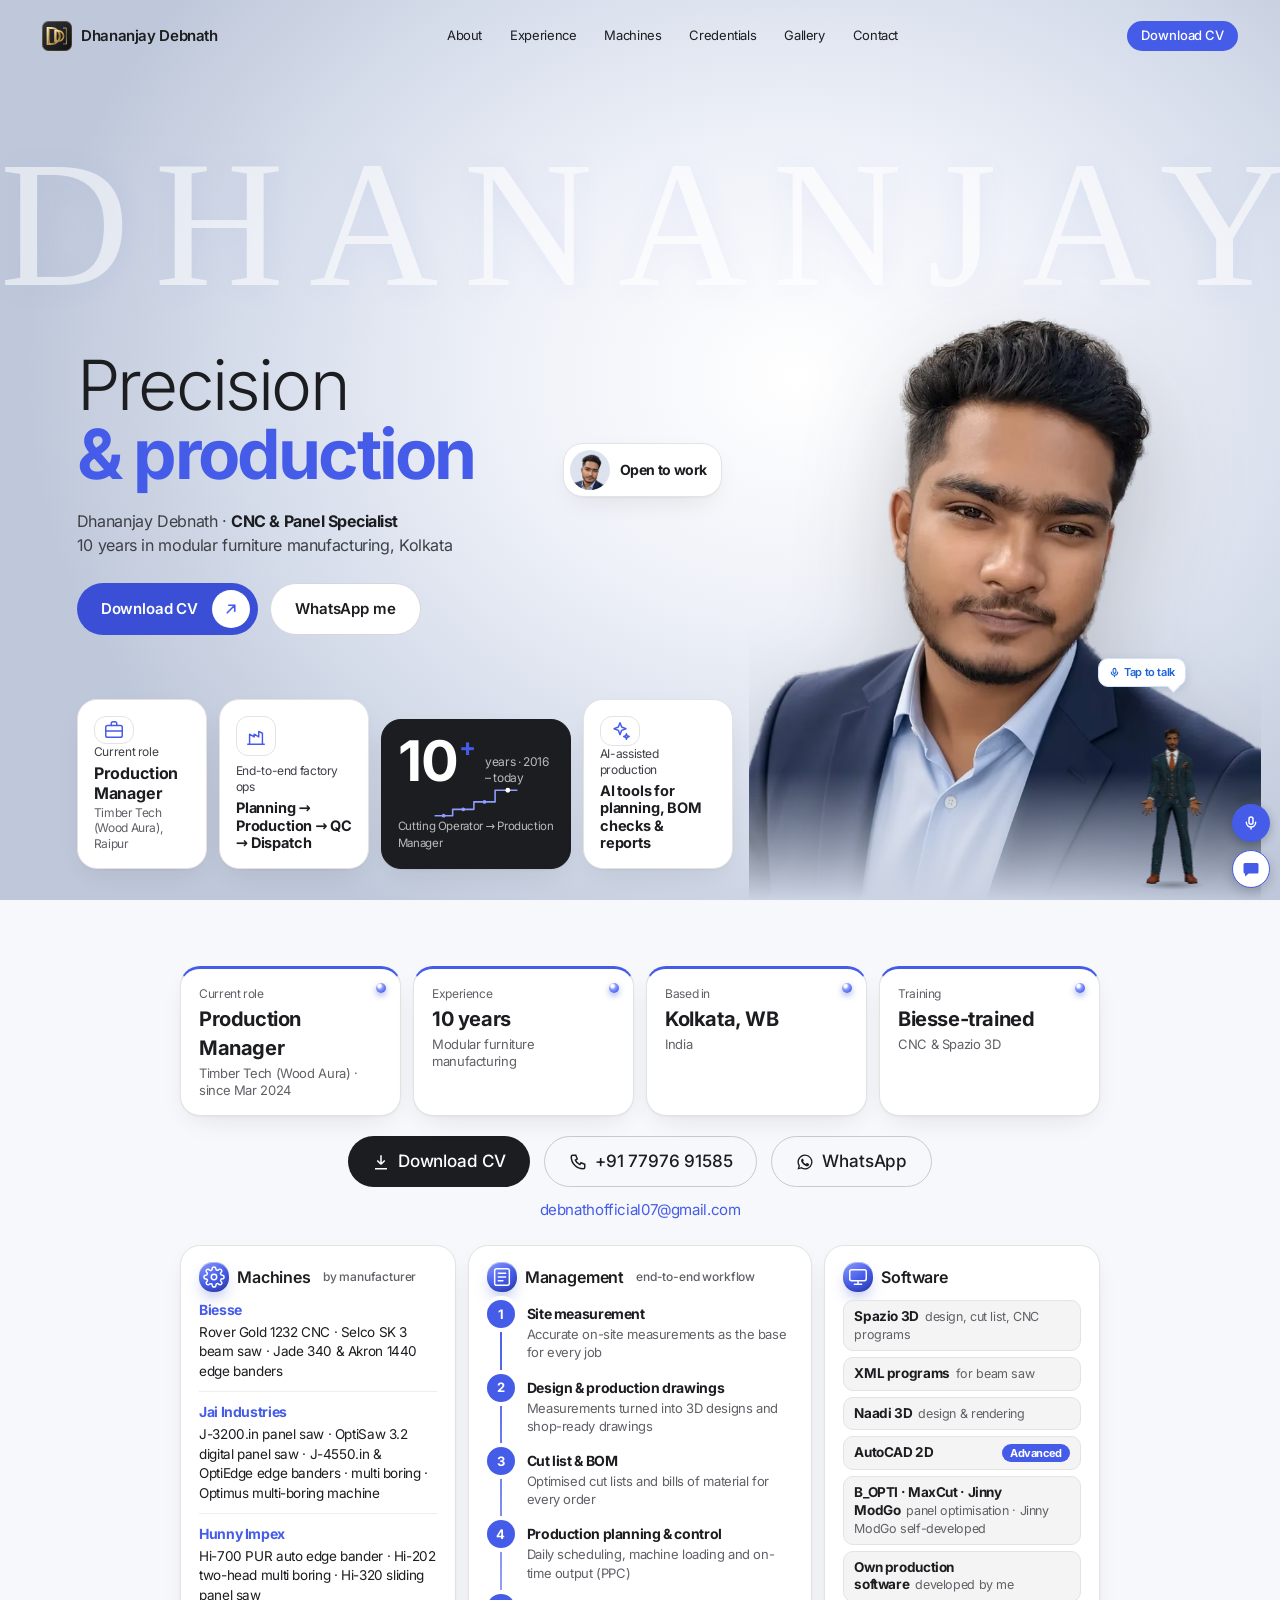
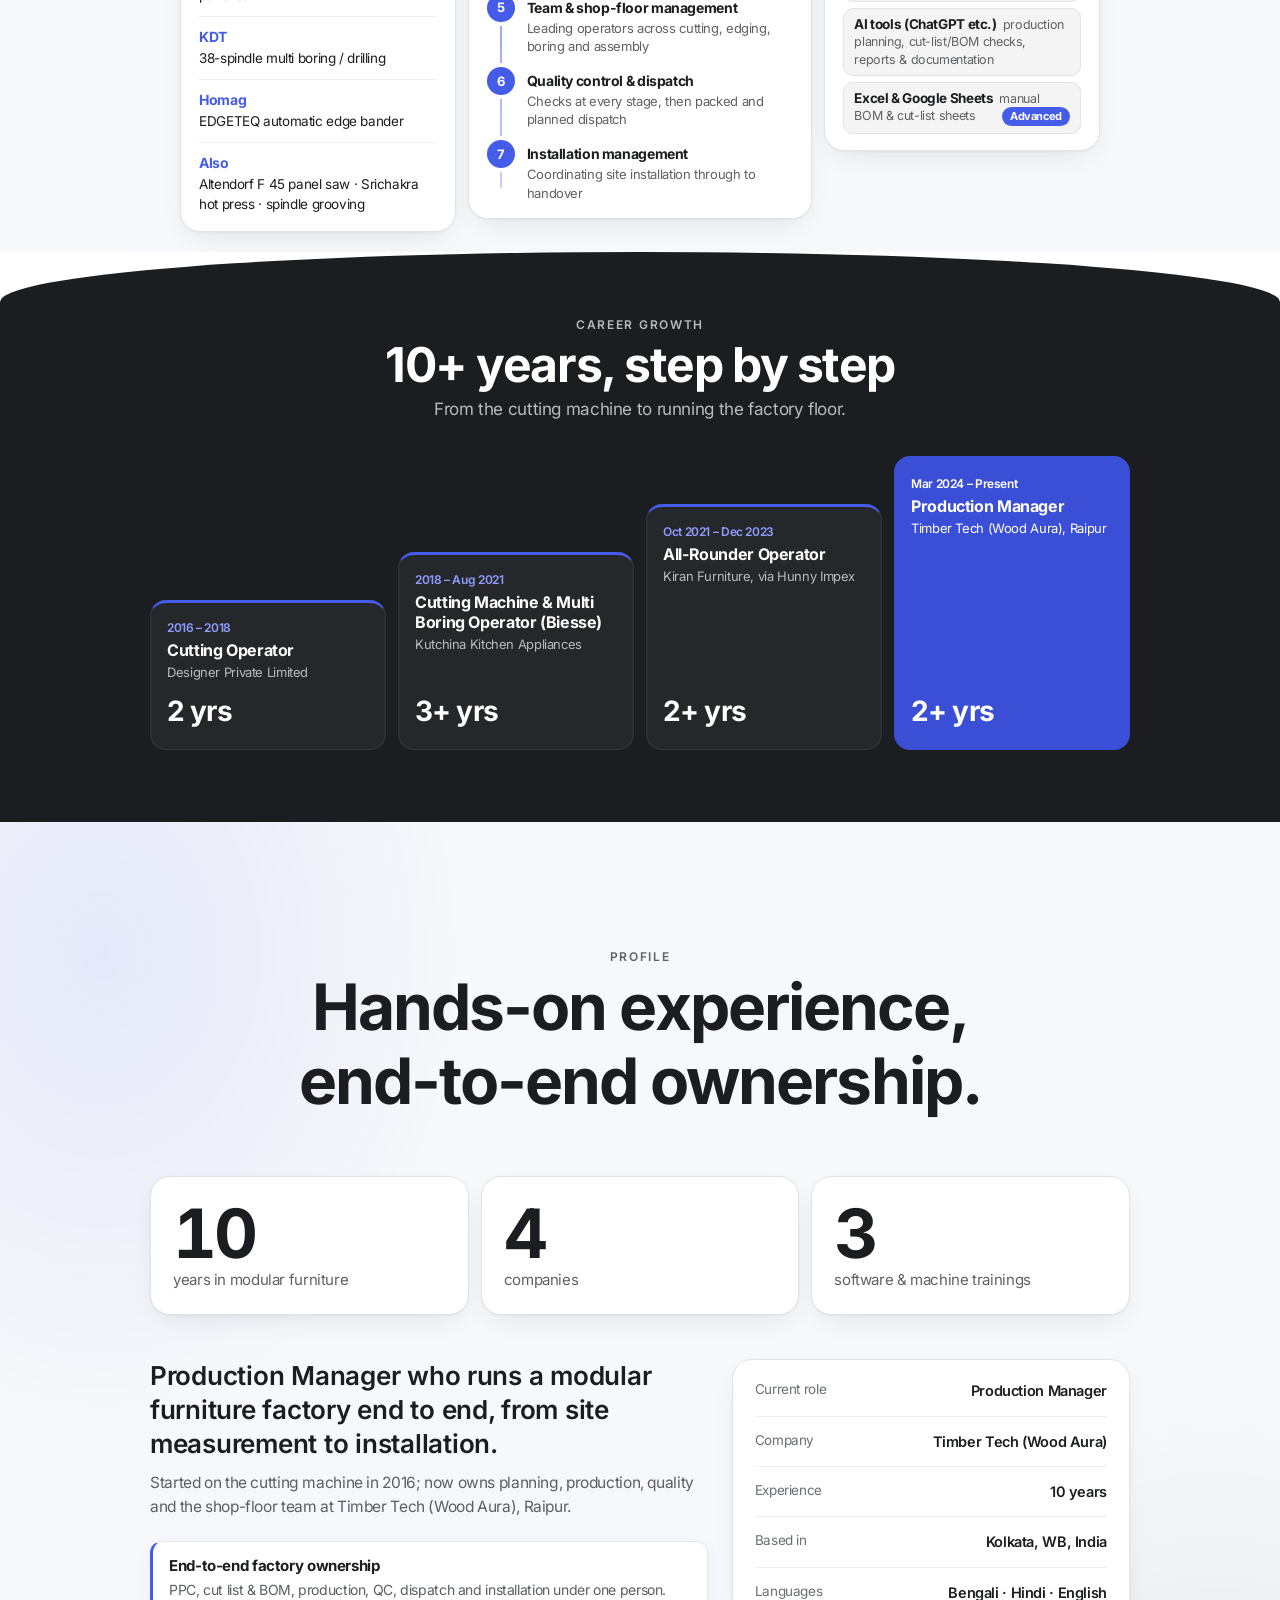
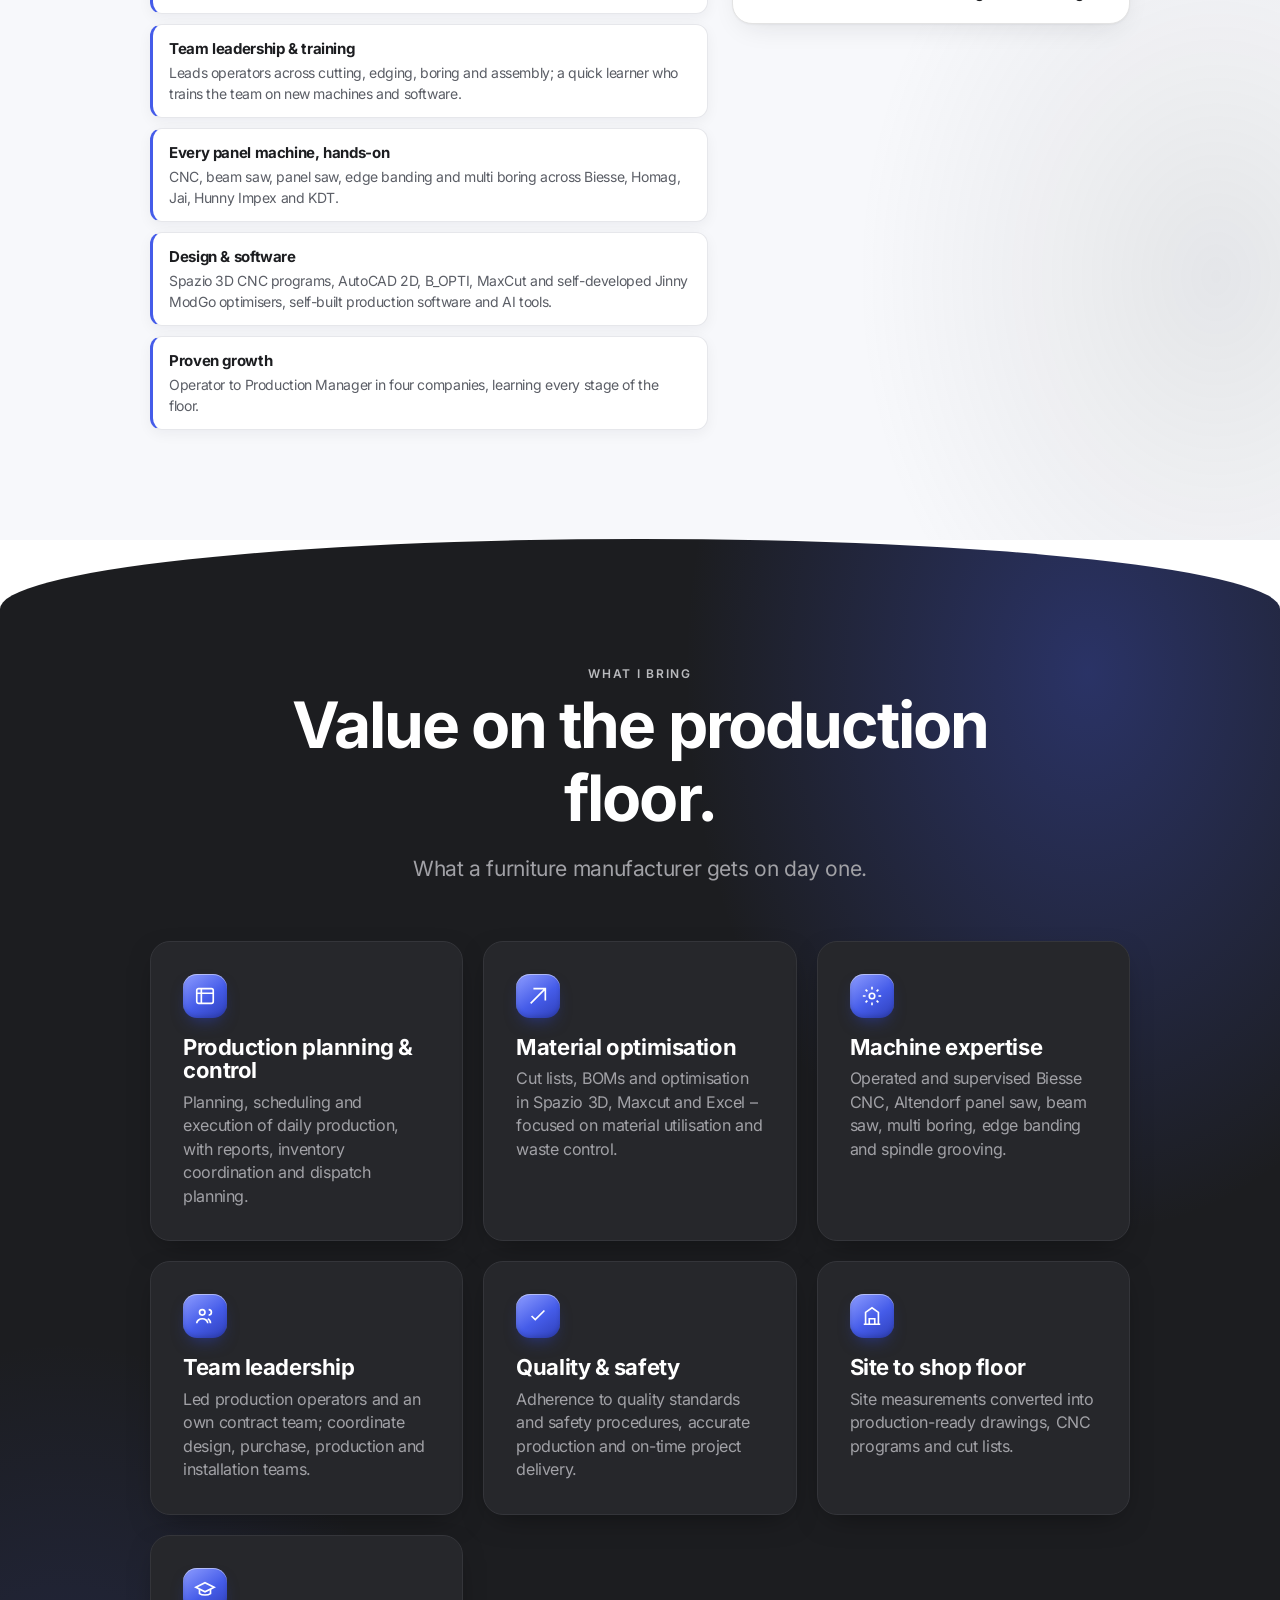
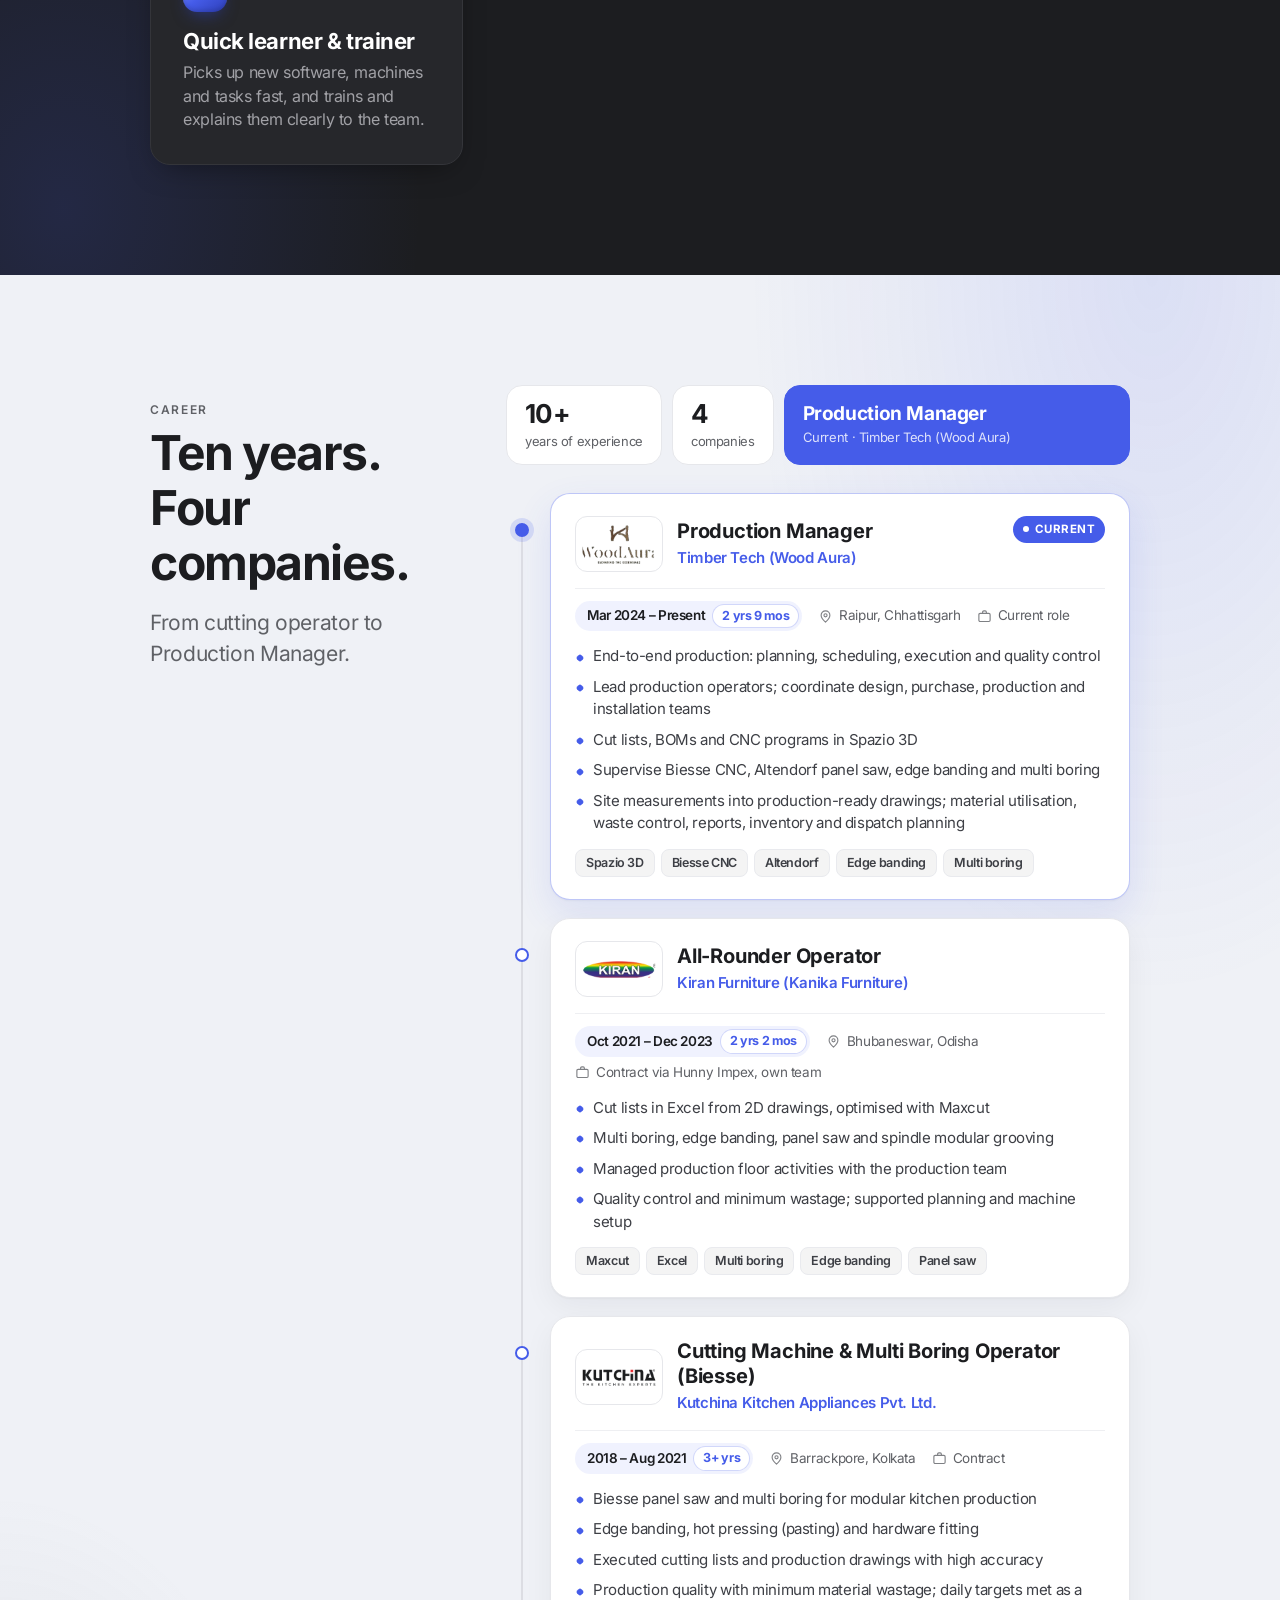
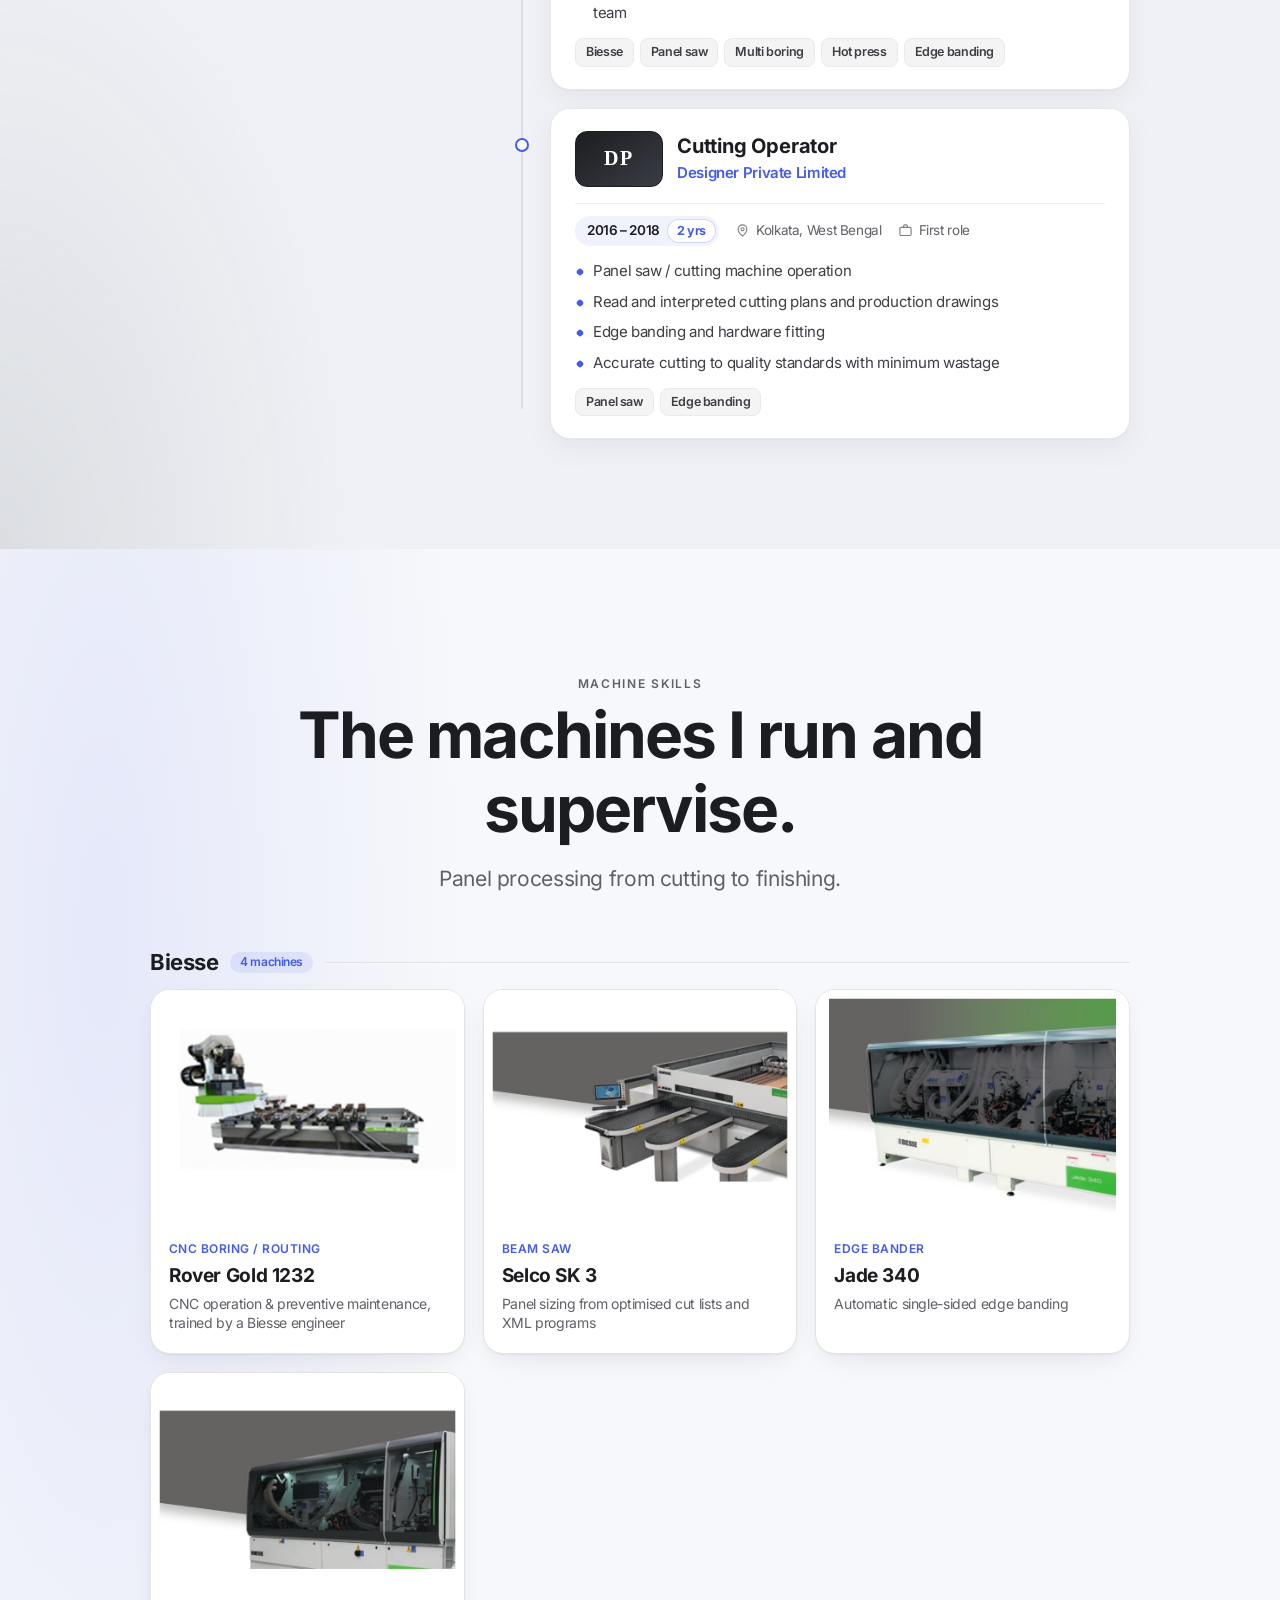
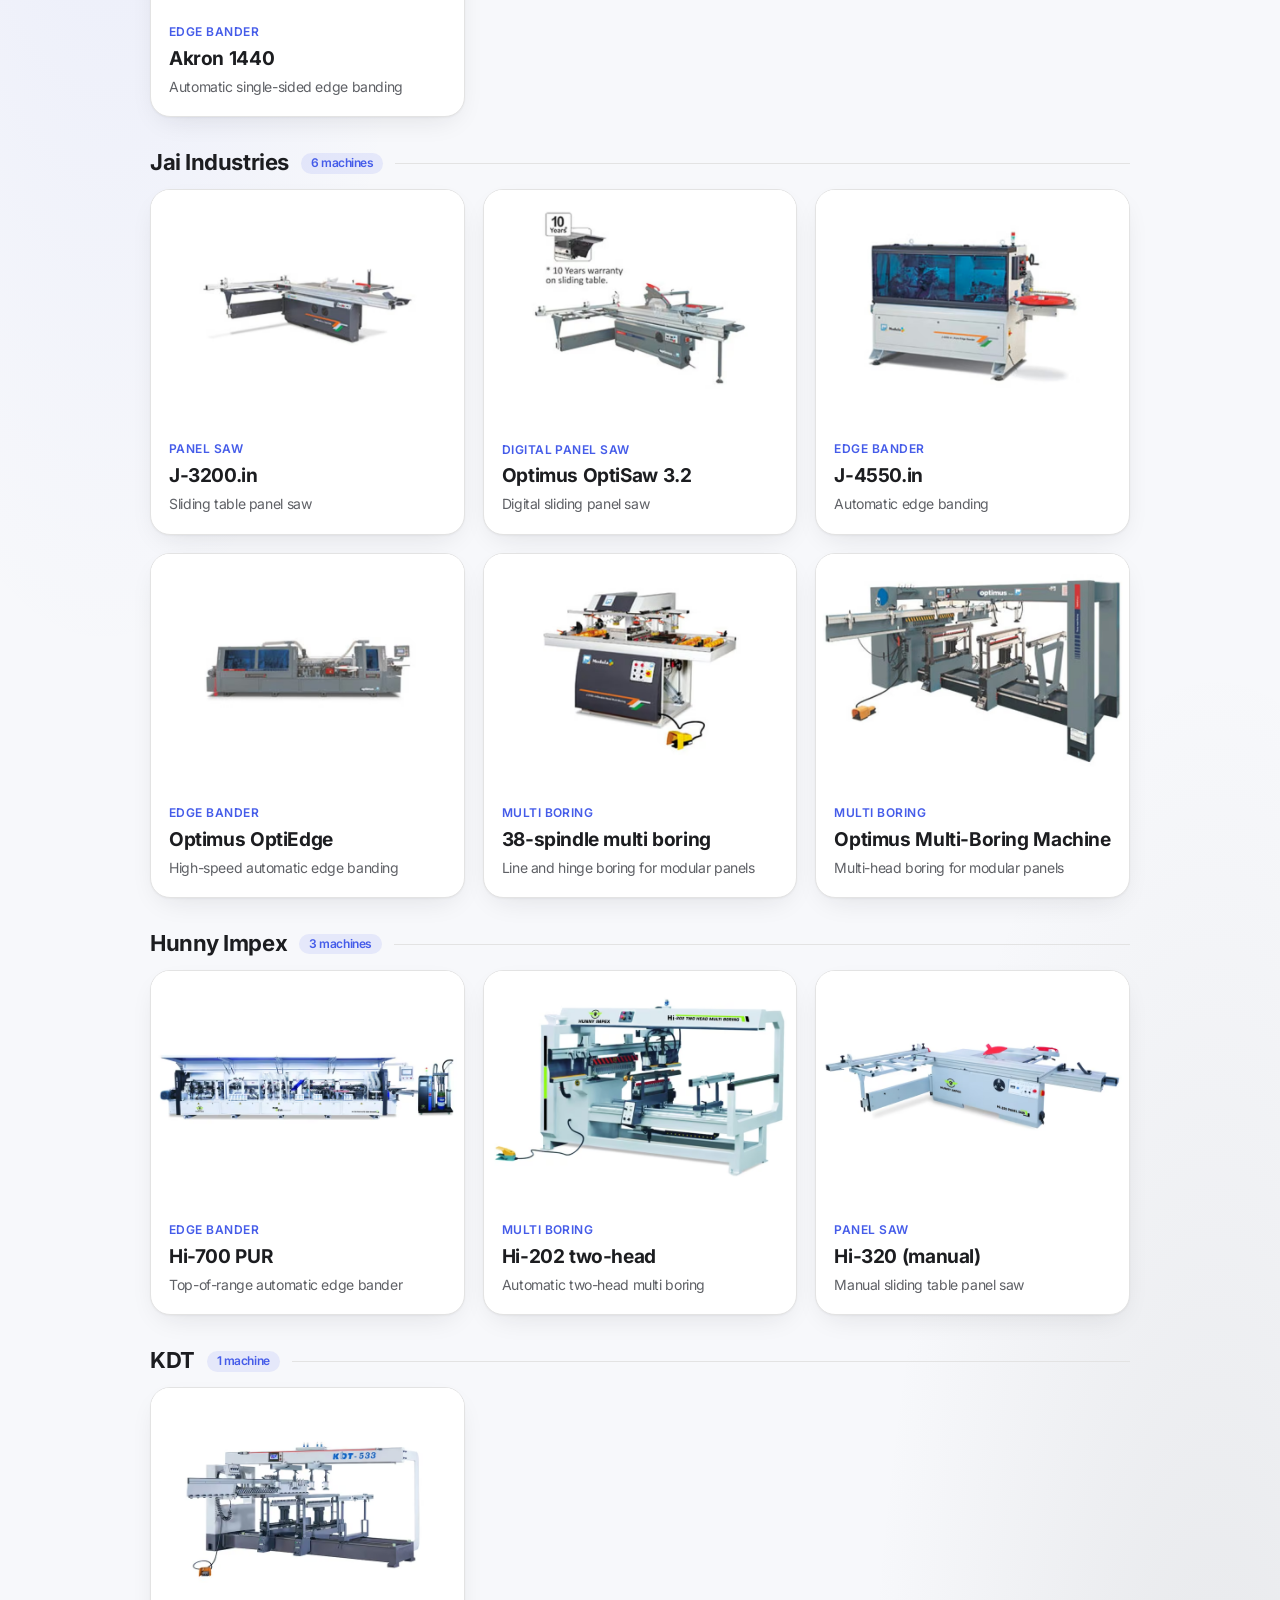
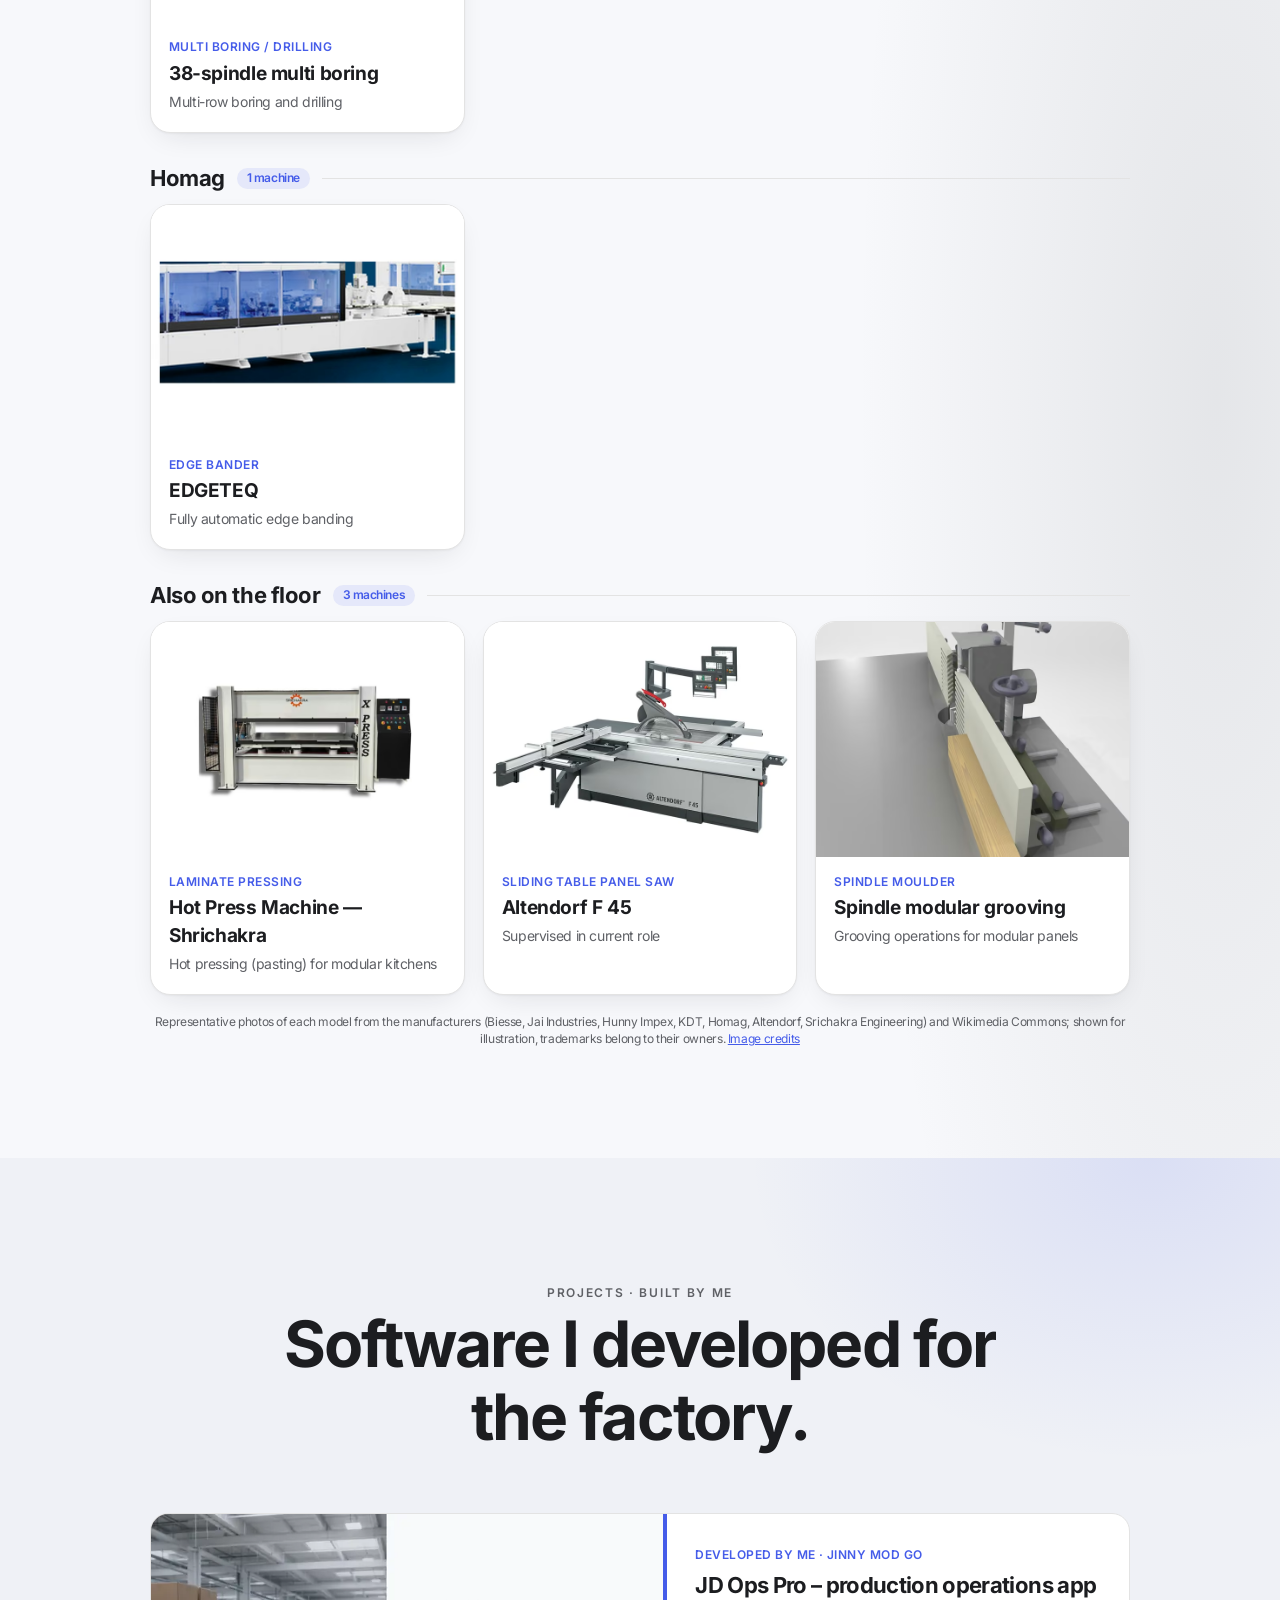
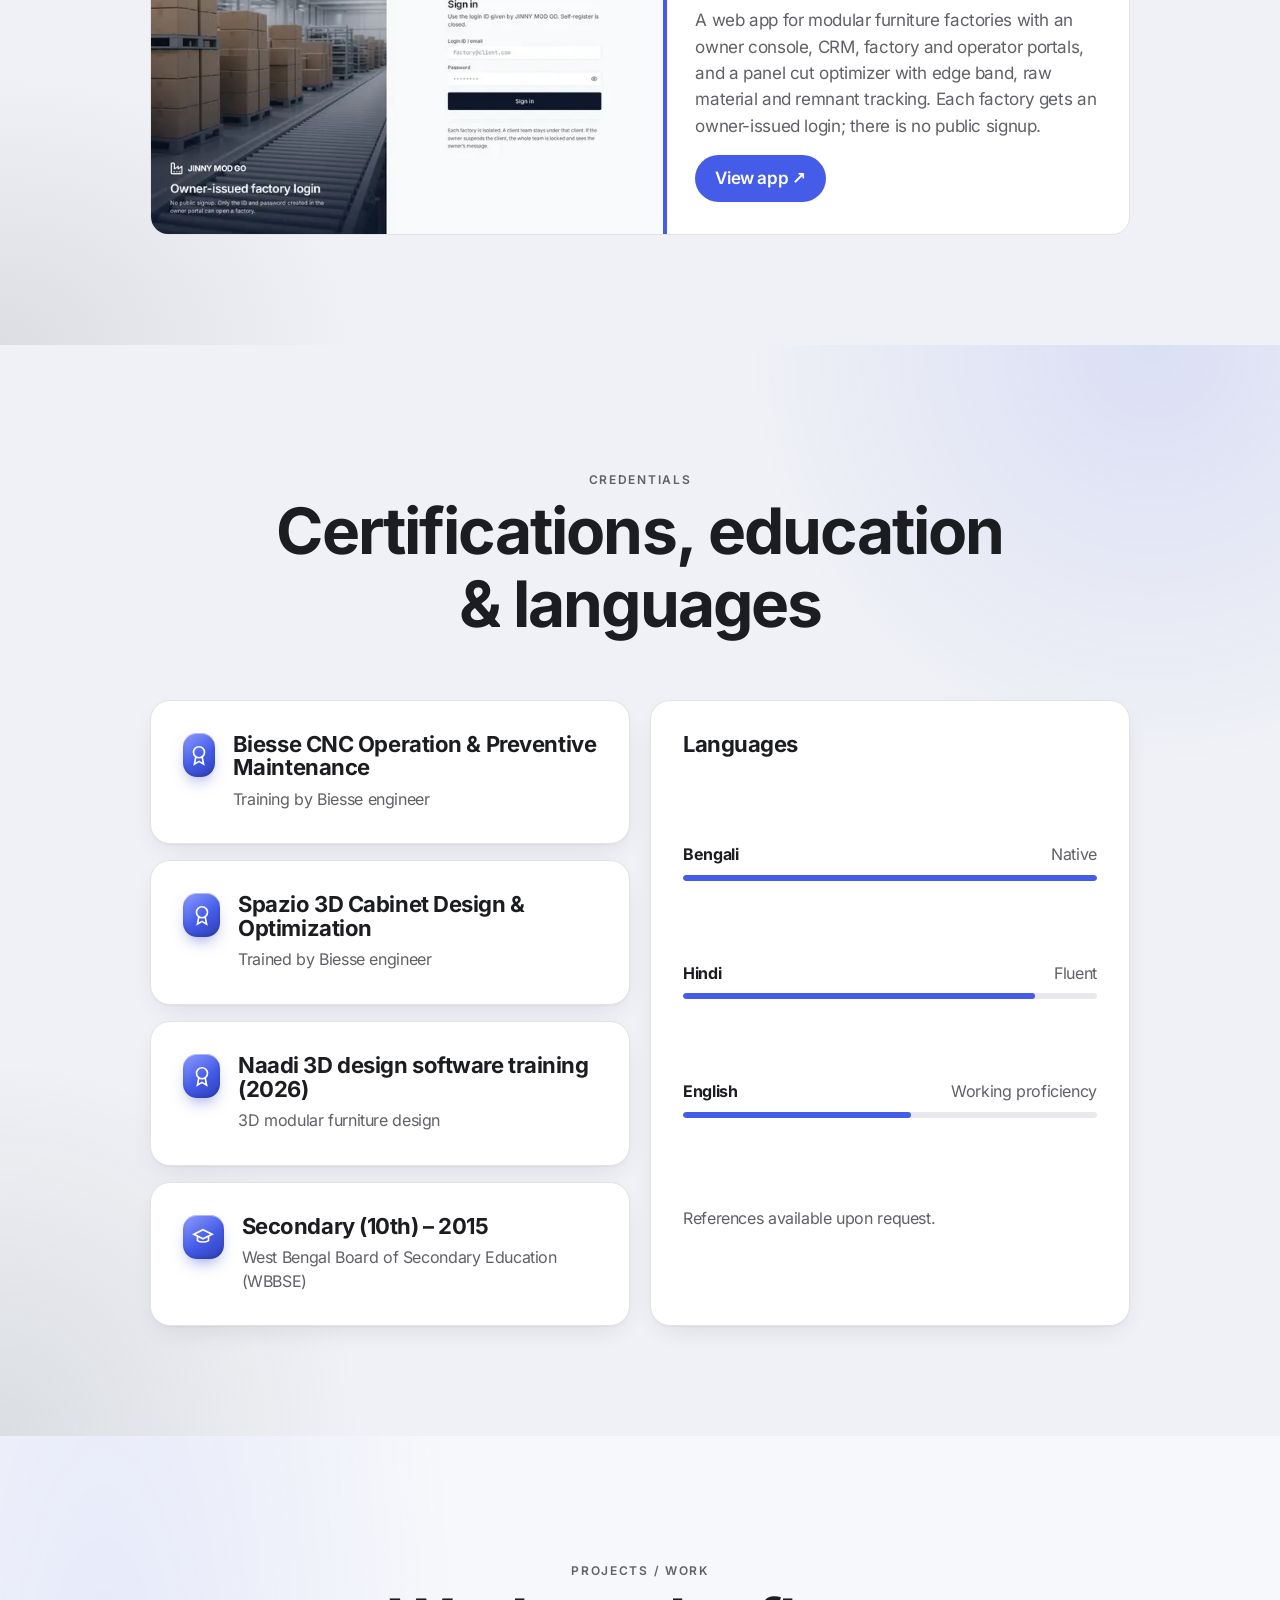
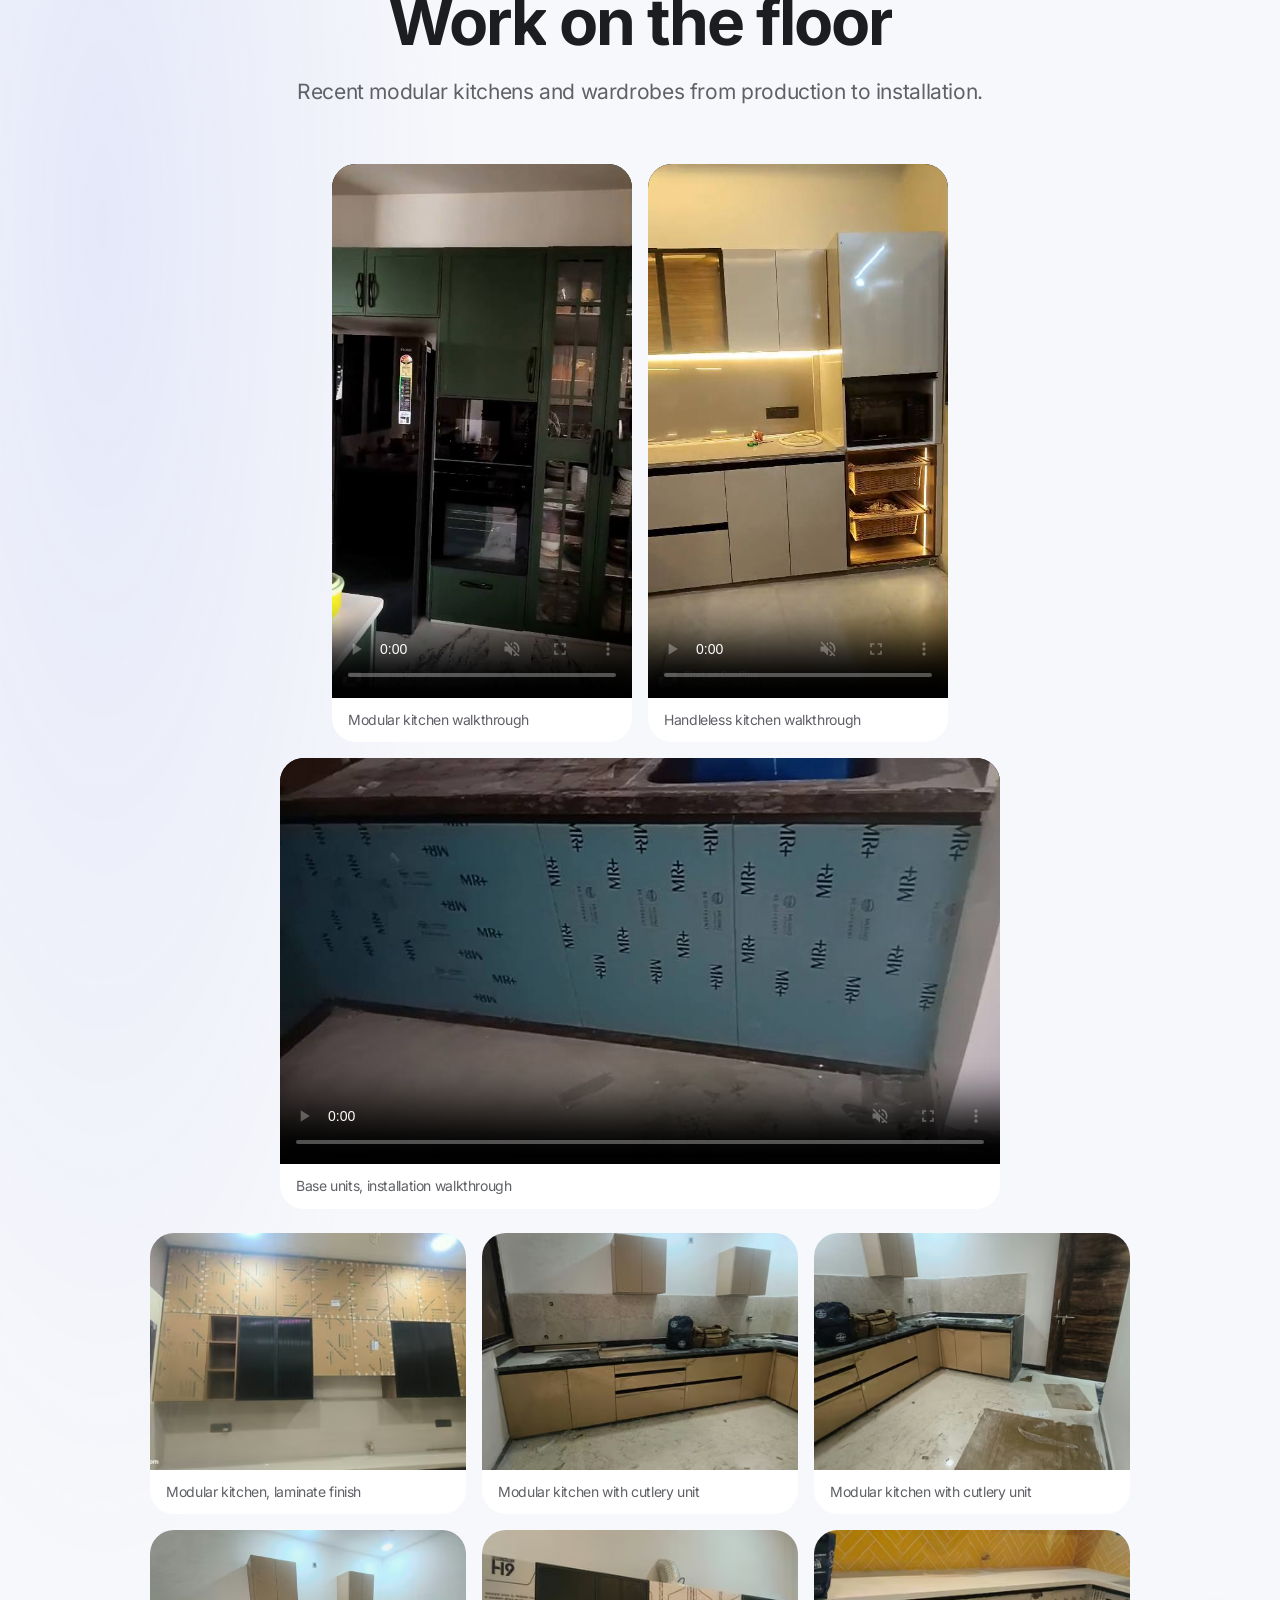
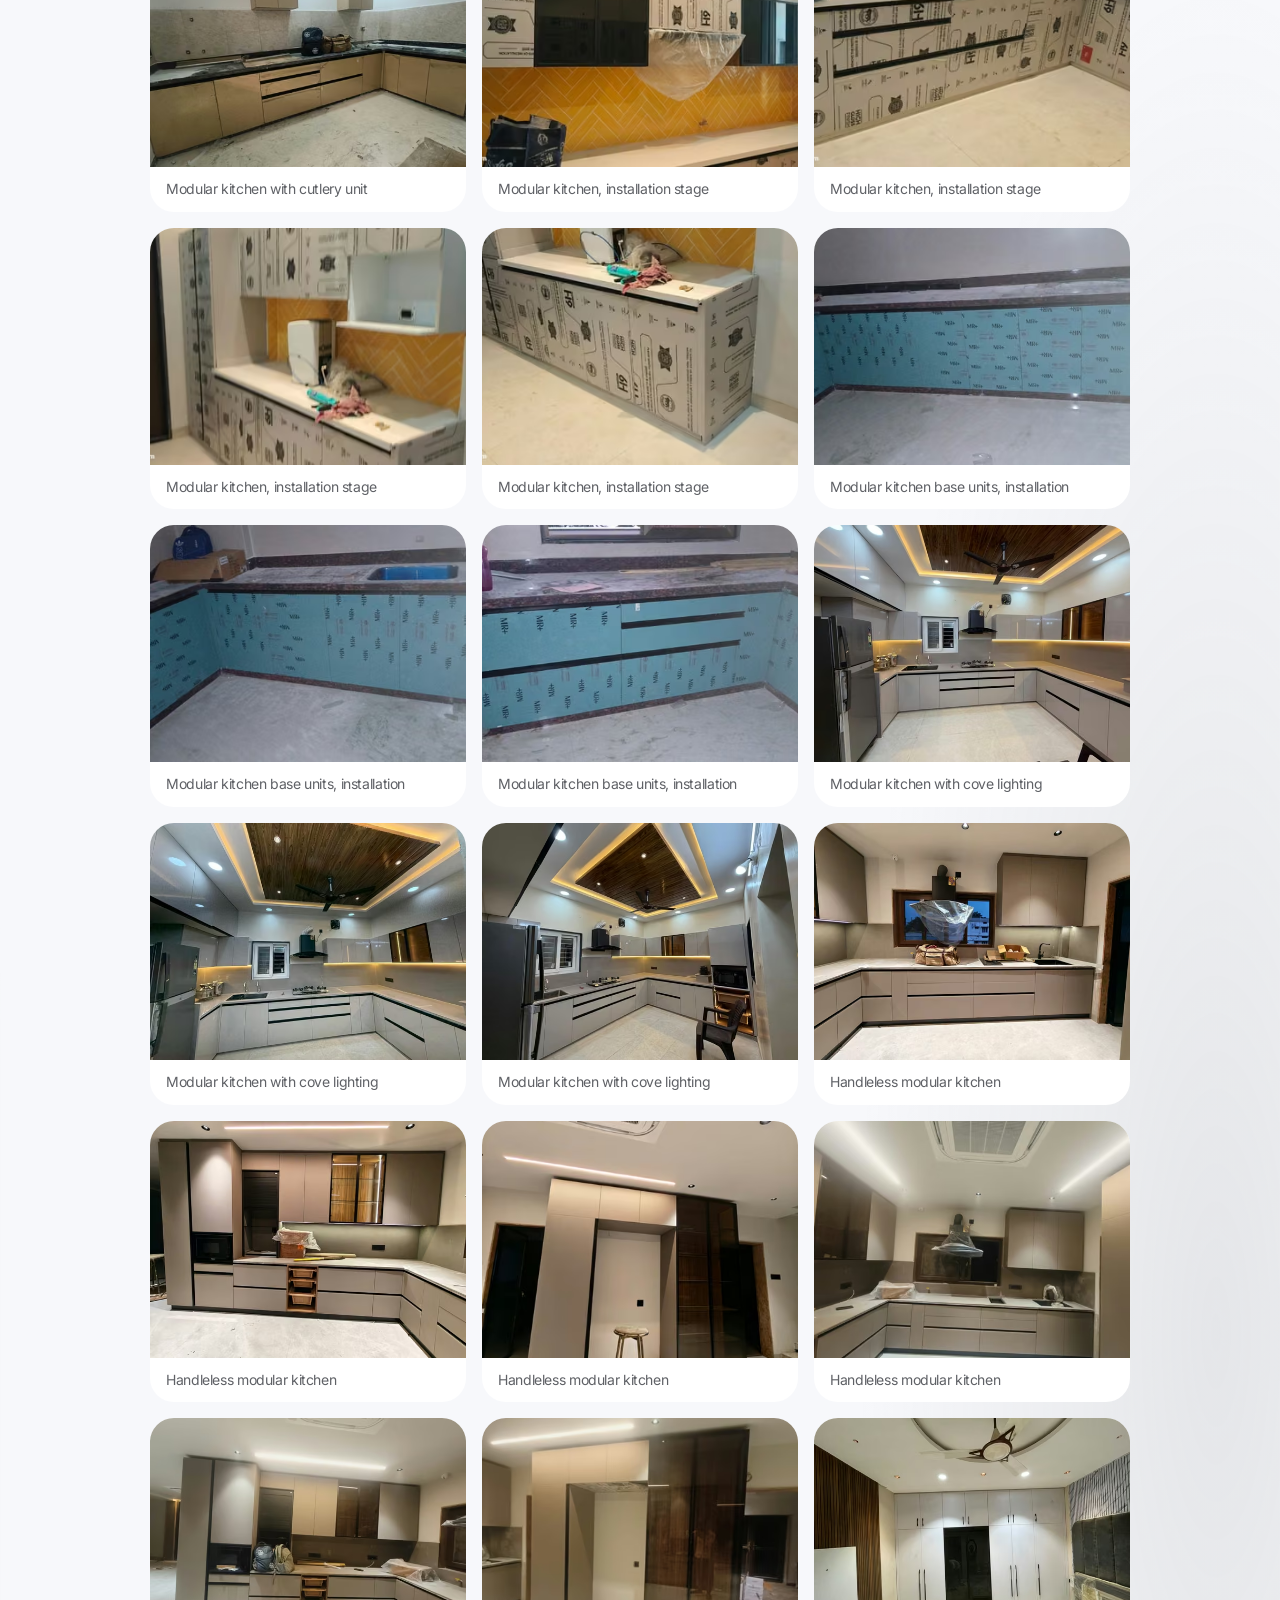
<file: index.html>
<!doctype html>
<html lang="en">
<head>
<meta charset="utf-8">
<meta name="viewport" content="width=device-width,initial-scale=1">
<title>Dhananjay (Sanu) Debnath – Production Manager, Modular Furniture | Kolkata</title>
<meta name="description" content="Dhananjay (Sanu) Debnath – Production Manager with 10+ years in modular furniture manufacturing (modular kitchens, wardrobes). Biesse CNC, beam saw, edge banding, Spazio 3D, PPC & QC. Based in Kolkata, open to roles across India.">
<meta name="theme-color" content="#EEF1F8">
<link rel="canonical" href="https://debnathofficial.pages.dev/">
<meta property="og:type" content="profile">
<meta property="og:title" content="Dhananjay (Sanu) Debnath – Production Manager, Modular Furniture | Kolkata">
<meta property="og:description" content="Dhananjay (Sanu) Debnath – Production Manager with 10+ years in modular furniture manufacturing (modular kitchens, wardrobes). Biesse CNC, beam saw, edge banding, Spazio 3D, PPC & QC. Based in Kolkata, open to roles across India.">
<meta property="og:url" content="https://debnathofficial.pages.dev/">
<meta property="og:image" content="https://debnathofficial.pages.dev/assets/img/og-dhananjay-debnath.jpg">
<meta property="og:image:width" content="1200"><meta property="og:image:height" content="630">
<meta property="og:image:alt" content="Dhananjay (Sanu) Debnath, Production Manager, modular furniture, Kolkata">
<meta property="og:site_name" content="Dhananjay Debnath – Debnath Official"><meta property="og:locale" content="en_IN">
<meta property="profile:first_name" content="Dhananjay"><meta property="profile:last_name" content="Debnath">
<meta name="twitter:card" content="summary_large_image">
<meta name="twitter:title" content="Dhananjay (Sanu) Debnath – Production Manager, Modular Furniture | Kolkata">
<meta name="twitter:description" content="Production Manager – modular furniture, modular kitchen &amp; wardrobe production. Biesse CNC, Spazio 3D, PPC. Kolkata, India.">
<meta name="twitter:image:alt" content="Dhananjay (Sanu) Debnath, Production Manager, modular furniture, Kolkata">
<meta name="twitter:image" content="https://debnathofficial.pages.dev/assets/img/og-dhananjay-debnath.jpg">
<meta name="author" content="Dhananjay Debnath"><meta name="robots" content="index,follow,max-image-preview:large">
<!-- GOOGLE SEARCH CONSOLE: paste the verification meta tag on the next line, e.g. <meta name="google-site-verification" content="XXXX"> -->
<meta name="google-site-verification" content="hCIAxUAnqevJDa3FMY9VhJG7At2bCcmMk1yNOg8MYsk" />
<link rel="icon" href="favicon.ico" sizes="32x32"><link rel="icon" href="favicon.svg" type="image/svg+xml"><link rel="apple-touch-icon" href="apple-touch-icon.png">
<link rel="preload" href="assets/fonts/inter.woff2" as="font" type="font/woff2" crossorigin>
<link rel="preload" as="image" href="assets/img/dd-cut-480.avif" imagesrcset="assets/img/dd-cut-480.avif 480w, assets/img/dd-cut-800.avif 800w" imagesizes="(min-width:700px) 640px, 92vw" type="image/avif">
<link rel="preload" as="image" href="assets/img/avatar3d-poster.png?v=4" fetchpriority="low">
<style>@font-face{font-family:Inter;src:url(assets/fonts/inter.woff2) format("woff2");font-weight:300 800;font-display:swap}
:root{--w:#fff;--g:#f5f5f7;--tx:#1d1d1f;--mu:#6e6e73;--bl:#0071e3;--ln:#d2d2d7}
*{box-sizing:border-box;margin:0;padding:0}
html{scroll-behavior:smooth;-webkit-text-size-adjust:100%}
body{background:var(--w);color:var(--tx);font:400 17px/1.47 -apple-system,BlinkMacSystemFont,"SF Pro Text","SF Pro Display","Helvetica Neue",Inter,system-ui,sans-serif;-webkit-font-smoothing:antialiased;letter-spacing:-.022em}
a{color:var(--bl);text-decoration:none}a:hover{text-decoration:underline}img{max-width:100%;display:block}
h1,h2,h3{font-family:-apple-system,BlinkMacSystemFont,"SF Pro Display",Inter,system-ui,sans-serif;font-weight:700;letter-spacing:-.03em;line-height:1.07}
.wrap{max-width:1024px;margin:0 auto;padding:0 22px}
.skip{position:absolute;left:-999px}.skip:focus{left:10px;top:10px;background:#fff;padding:8px;z-index:99}
header.nav{position:sticky;top:0;z-index:50;background:rgba(255,255,255,.72);border-bottom:1px solid rgba(0,0,0,.08)}
.nav .wrap{display:flex;align-items:center;justify-content:space-between;height:52px;font-size:13px}
.logo{display:flex;align-items:center;gap:9px;font-weight:600;color:var(--tx);font-size:15px}.logo:hover{text-decoration:none}
.mono{width:28px;height:28px;border-radius:7px;background:var(--tx);color:#fff;display:grid;place-items:center;font-size:11.5px;font-weight:700;letter-spacing:0}
.nav ul{display:none;list-style:none;gap:28px}.nav ul a{color:var(--tx);opacity:.8}.nav ul a:hover{opacity:1;text-decoration:none}
@media(min-width:860px){.nav ul{display:flex}}
.btn{display:inline-flex;align-items:center;justify-content:center;gap:8px;padding:12px 24px;border-radius:980px;font-size:17px;font-weight:500;min-height:48px;transition:background .2s,transform .2s;letter-spacing:-.01em}
.btn:hover{text-decoration:none}
.btn.p{background:var(--bl);color:#fff}.btn.p:hover{background:#0077ed}
.btn.g{color:var(--bl);border:1px solid var(--bl)}.btn.g:hover{background:rgba(0,113,227,.06)}
.btn.sm{padding:5px 14px;min-height:30px;font-size:13px}
.btn svg{width:18px;height:18px}
.hero{background:var(--w);text-align:center;padding:64px 0 0;overflow:hidden}
.eyebrow{font-size:17px;font-weight:600;color:var(--mu);letter-spacing:-.01em}
.hero .eyebrow{color:var(--mu)}
.hero h1{font-size:clamp(46px,9vw,96px);margin:10px 0 14px;letter-spacing:-.045em}
.tag{font-size:clamp(20px,3vw,28px);font-weight:600;color:var(--tx);letter-spacing:-.02em}
.lead{color:var(--mu);max-width:640px;margin:18px auto 30px;font-size:clamp(17px,2vw,21px)}
.cta{display:flex;flex-wrap:wrap;gap:14px;justify-content:center}
.facts{display:flex;flex-wrap:wrap;justify-content:center;gap:8px 26px;margin-top:26px;font-size:14px;color:var(--mu)}.facts b{color:var(--tx)}
.photo{margin:52px auto 0;max-width:420px;width:100%;animation:up 1.2s cubic-bezier(.2,.8,.2,1) both}
.photo img{width:100%;height:auto;aspect-ratio:4/5;object-fit:cover;border-radius:28px 28px 0 0}
@keyframes up{from{transform:scale(.96)}to{transform:none}}
@media(prefers-reduced-motion:reduce){*{animation:none!important;transition:none!important}}
section{padding:110px 0}
section.alt{background:var(--g)}
section.dark{background:#000;color:#f5f5f7}section.dark .mu,section.dark .sh p,section.dark .card p{color:#a1a1a6}
.sh{margin:0 auto 56px;max-width:760px;text-align:center}.sh h2{font-size:clamp(36px,6vw,64px);margin-top:8px}.sh p{color:var(--mu);margin-top:16px;font-size:clamp(17px,2vw,21px)}
.about{display:grid;gap:24px}@media(min-width:860px){.about{grid-template-columns:1.4fr 1fr}}
.about p{font-size:19px;color:var(--tx)}.about p+p{margin-top:16px}
.kv{background:var(--g);border-radius:24px;padding:28px;display:grid;gap:14px;font-size:15px}
.kv div{display:flex;justify-content:space-between;gap:12px;border-bottom:1px solid var(--ln);padding-bottom:12px}.kv div:last-child{border:0;padding:0}
.kv span{color:var(--mu)}.kv b{font-weight:600;text-align:right}
.vals{display:grid;gap:20px}@media(min-width:700px){.vals{grid-template-columns:repeat(2,1fr)}}@media(min-width:1000px){.vals{grid-template-columns:repeat(3,1fr)}}
.card{background:var(--w);border-radius:24px;padding:32px;transition:transform .4s cubic-bezier(.2,.8,.2,1),box-shadow .4s}
.alt .card{background:#fff}.card:hover{transform:scale(1.015);box-shadow:0 20px 40px -20px rgba(0,0,0,.18)}
.dark .card{background:#1d1d1f}.dark .card:hover{box-shadow:none}
.card h3{font-size:22px;margin:18px 0 8px;letter-spacing:-.02em}.card p{color:var(--mu);font-size:16px}
.ic{width:44px;height:44px;border-radius:12px;background:rgba(0,113,227,.1);display:grid;place-items:center;color:var(--bl)}.ic svg{width:22px;height:22px}
.dark .ic{background:rgba(41,151,255,.15);color:#2997ff}
.tl{position:relative;padding-left:36px;max-width:860px;margin:0 auto}
.tl::before{content:"";position:absolute;left:9px;top:8px;bottom:8px;width:2px;background:var(--ln)}
.tl .ln{position:absolute;left:9px;top:8px;width:2px;background:var(--bl);height:0}
.job{position:relative;margin-bottom:24px}
.job::before{content:"";position:absolute;left:-33px;top:34px;width:12px;height:12px;border-radius:50%;background:#fff;border:2px solid var(--bl)}
.job.now::before{background:var(--bl);box-shadow:0 0 0 6px rgba(0,113,227,.15)}
.job .box{background:var(--g);border-radius:24px;padding:30px}
.job .d{font-size:14px;font-weight:600;color:var(--bl)}
.job h3{font-size:26px;margin:6px 0 4px}.job .co{font-weight:600}.job .lo{color:var(--mu);font-size:15px}
.job ul{margin:16px 0 0 20px;color:#424245;font-size:16px}.job li{margin:6px 0}
.exp{display:grid;gap:20px}@media(min-width:860px){.exp{grid-template-columns:repeat(3,1fr)}}
.chips{display:flex;flex-wrap:wrap;gap:8px;margin-top:16px}
.chips span{font-size:14px;padding:7px 13px;border-radius:980px;background:var(--g);color:var(--tx)}
.two{display:grid;gap:20px}@media(min-width:860px){.two{grid-template-columns:1fr 1fr}}
#credentials .card{background:var(--g)}
.cert{display:flex;gap:18px;align-items:flex-start}.cert h3{margin-top:0}
.lang{display:grid;gap:18px}.lang .row{display:flex;justify-content:space-between;font-size:16px}.lang .row span{color:var(--mu)}
.bar{height:6px;background:#e8e8ed;border-radius:6px;margin-top:8px;overflow:hidden}.bar i{display:block;height:100%;background:var(--bl);border-radius:6px}
.gal{display:grid;gap:16px;grid-template-columns:repeat(auto-fill,minmax(240px,1fr))}
.gal figure{border-radius:24px;overflow:hidden;background:#fff}.gal img{aspect-ratio:4/3;object-fit:cover;width:100%;height:auto;display:block}@media(max-width:600px){.gal{grid-template-columns:1fr 1fr;gap:10px}.gal figure{border-radius:18px}.gal figcaption{padding:8px 10px;font-size:12px}}.gal a{display:block;cursor:zoom-in}.gal img{transition:transform .4s}.gal a:hover img{transform:scale(1.03)}.vids{display:flex;flex-wrap:wrap;justify-content:center;gap:16px;margin-bottom:24px}.vids .vid{flex:0 1 300px;margin:0}.vids .vid.wide{flex:1 1 560px;max-width:720px}.vid{border-radius:24px;overflow:hidden;background:#fff}.vid video{display:block;width:100%;height:auto;background:#000}.vid figcaption{padding:12px 16px;font-size:14px;color:var(--mu)}#lb{position:fixed;inset:0;z-index:99;background:rgba(245,245,247,.96);display:flex;align-items:center;justify-content:center;flex-direction:column}#lb[hidden]{display:none}#lb img{max-width:92vw;max-height:80vh;width:auto;height:auto;border-radius:16px}#lb p{color:#1d1d1f;margin:12px 0 0;font-size:15px}#lb button{position:absolute;background:#fff;border:0;border-radius:50%;width:44px;height:44px;font-size:22px;color:#1d1d1f;cursor:pointer;box-shadow:0 2px 10px rgba(0,0,0,.1)}#lbx{top:16px;right:16px}#lbp{left:12px;top:50%}#lbn{right:12px;top:50%}.gal figcaption{padding:12px 16px;font-size:14px;color:var(--mu)}
.cl{display:grid;gap:16px;max-width:860px;margin:0 auto}@media(min-width:760px){.cl{grid-template-columns:repeat(3,1fr)}}
.cl a{display:flex;flex-direction:column;gap:14px;padding:30px;border-radius:24px;background:#fff;color:var(--tx);transition:transform .4s cubic-bezier(.2,.8,.2,1),box-shadow .4s;font-weight:600;word-break:break-word}
.cl a:hover{text-decoration:none;transform:scale(1.02);box-shadow:0 20px 40px -20px rgba(0,0,0,.18)}
.cl small{display:block;color:var(--mu);font-size:13px;font-weight:400;margin-bottom:2px}
.loc{text-align:center;color:var(--mu);margin-top:28px;font-size:15px}
footer{background:var(--g);border-top:1px solid var(--ln);padding:22px 0;color:var(--mu);font-size:12px}
footer a{color:#0066cc;text-decoration:underline}footer .wrap{display:flex;flex-wrap:wrap;justify-content:space-between;gap:10px}
.rv{opacity:0;transform:translateY(40px) scale(.98);transition:opacity 1s cubic-bezier(.2,.8,.2,1),transform 1s cubic-bezier(.2,.8,.2,1)}.rv.in{opacity:1;transform:none}
.hero{padding:36px 0 0}.hero h1{font-size:clamp(40px,7vw,80px);margin:6px 0 8px}.tag span{color:var(--mu);font-weight:500}
.cta{margin-top:20px}.sgs{display:grid;grid-template-columns:repeat(3,1fr);gap:12px;max-width:920px;margin:24px auto 0;text-align:left}.sg{border:1px solid var(--ln);border-radius:20px;padding:16px 18px}.sg h2{display:flex;align-items:center;gap:8px;font-size:15px;letter-spacing:-.01em;margin:0 0 8px;font-weight:600}.sg svg{width:20px;height:20px;color:var(--tx)}.sg ul{list-style:none}.sg li{font-size:14px;color:var(--mu);line-height:1.45;padding:2px 0}.kf{list-style:none;display:grid;grid-template-columns:repeat(4,1fr);gap:12px;max-width:920px;margin:22px auto 0;text-align:left}
.kf li{background:var(--g);border-radius:20px;padding:14px 16px}.kf small{display:block;font-size:12px;color:var(--mu)}.kf b{display:block;font-size:17px;letter-spacing:-.02em;margin-top:2px}.kf span{display:block;font-size:13px;color:var(--mu);line-height:1.3;margin-top:2px}
.sk{list-style:none;display:flex;flex-wrap:wrap;justify-content:center;gap:8px;max-width:820px;margin:16px auto 22px}.sk li{font-size:14px;padding:6px 12px;border-radius:980px;border:1px solid var(--ln);color:var(--tx)}
.em{margin-top:12px;font-size:15px}.photo{margin-top:36px}
@media(max-width:760px){.hero{padding:22px 0 0}.hero .eyebrow{font-size:14px}.hero h1{font-size:40px}.tag{font-size:18px}.tag span{display:block;font-size:15px}.tag i{display:none}.kf{grid-template-columns:1fr 1fr;gap:8px;margin-top:14px}.kf li{padding:10px 12px;border-radius:16px}.kf b{font-size:15px}.kf span{font-size:12px}.sk{gap:6px;margin:12px auto 14px}.sk li{font-size:12px;padding:4px 10px}.cta{gap:8px;margin-top:14px}.sgs{grid-template-columns:1fr;gap:8px;margin-top:16px}.sg{padding:12px 14px;border-radius:16px}.sg h2{font-size:14px;margin-bottom:4px}.sg ul{display:flex;flex-wrap:wrap}.sg li{font-size:13px;padding:0}.sg li:not(:last-child):after{content:" ·\00a0"}.cta .btn{min-height:44px;padding:10px 16px;font-size:15px}}

.prog{position:fixed;top:0;left:0;right:0;height:3px;background:var(--bl);transform-origin:0 50%;transform:scaleX(0);z-index:200;pointer-events:none}
.hero{position:relative;isolation:isolate}.hero .wrap{position:relative}
.mesh{position:absolute;inset:0;z-index:-1;overflow:hidden;pointer-events:none}
.mesh i{position:absolute;width:46vmax;height:46vmax;border-radius:50%;filter:blur(70px);opacity:.35;will-change:transform}
.mesh i:nth-child(1){background:radial-gradient(circle,#cfe3ff,transparent 65%);left:-12vmax;top:-14vmax;animation:drift 22s ease-in-out infinite alternate}
.mesh i:nth-child(2){background:radial-gradient(circle,#e8e0ff,transparent 65%);right:-14vmax;top:4vmax;animation:drift 26s ease-in-out infinite alternate-reverse}
.mesh i:nth-child(3){background:radial-gradient(circle,#dff3ff,transparent 65%);left:30%;bottom:-24vmax;animation:drift 30s ease-in-out infinite alternate}
@keyframes drift{to{transform:translate3d(6vmax,4vmax,0) scale(1.08)}}
.glow{position:fixed;left:0;top:0;width:520px;height:520px;margin:-260px 0 0 -260px;border-radius:50%;background:radial-gradient(circle,rgba(0,113,227,.07),transparent 60%);pointer-events:none;z-index:1;opacity:0;transition:opacity .4s;will-change:transform}
.glow.on{opacity:1}
.stats{display:grid;grid-template-columns:repeat(3,1fr);gap:12px;margin-bottom:20px;grid-column:1/-1}
.stats div{background:var(--g);border-radius:24px;padding:22px}.stats b{display:block;font-size:clamp(40px,6vw,64px);font-weight:700;letter-spacing:-.04em;line-height:1;background:linear-gradient(180deg,#1d1d1f,#6e6e73);-webkit-background-clip:text;background-clip:text;color:transparent;font-variant-numeric:tabular-nums}.stats span{color:var(--mu);font-size:15px}
.sh h2 .w{display:inline-block;overflow:hidden;vertical-align:top;padding-bottom:.08em}.sh h2 .w>span{display:inline-block;transform:translateY(105%);transition:transform .9s cubic-bezier(.2,.8,.2,1)}
.sh.in h2 .w>span,.sh:not(.rv) h2 .w>span{transform:none}
.card,.btn{will-change:auto}.tilt{transition:transform .25s ease-out}
@media(min-width:980px){#experience .wrap{display:grid;grid-template-columns:300px 1fr;gap:56px;align-items:start}#experience .sh{position:sticky;top:110px;text-align:left;margin:0}#experience .sh h2{font-size:48px}#experience .tl{margin:0}}
@supports (animation-timeline:scroll()){
.prog{animation:pg linear both;animation-timeline:scroll(root)}@keyframes pg{to{transform:scaleX(1)}}
.photo img{animation:px linear both;animation-timeline:scroll(root);animation-range:0 900px}@keyframes px{to{transform:translateY(60px) scale(1.06)}}
.photo{overflow:hidden;border-radius:28px 28px 0 0}
.gal figure{animation:gin linear both;animation-timeline:view();animation-range:entry 0% entry 60%}@keyframes gin{from{transform:translateY(48px) scale(.96)}}
}
@media(max-width:600px){.stats{gap:8px}.stats div{padding:14px;border-radius:18px}.stats span{font-size:12px}}
@media(prefers-reduced-motion:reduce){.mesh i,.prog,.photo img,.gal figure{animation:none!important}.glow{display:none}.sh h2 .w>span{transform:none!important}}

.job .box{background:var(--w);border-radius:24px;padding:26px 28px;box-shadow:0 1px 2px rgba(0,0,0,.04),0 8px 30px rgba(0,0,0,.05)}
.jh{display:flex;align-items:center;gap:16px}.jt{flex:1;min-width:0}.job h3{font-size:22px;margin:0 0 2px;line-height:1.2}.job .co{font-weight:600;color:var(--mu);font-size:15px}
.lg{flex:0 0 56px;height:56px;border-radius:16px;background:linear-gradient(145deg,#1d1d1f,#3a3a3c);display:grid;place-items:center;overflow:hidden}.lg .mono{color:#fff;font-weight:700;font-size:18px;letter-spacing:-.02em}.lg.img{padding:8px}.lg.img img{width:100%;height:auto}
.job.now .lg{background:linear-gradient(145deg,#0071e3,#42a1ff)}
.pill{flex:0 0 auto;font-size:13px;font-weight:600;color:var(--bl);background:rgba(0,113,227,.08);padding:6px 12px;border-radius:980px;white-space:nowrap}
.meta{display:flex;flex-wrap:wrap;gap:8px;margin:14px 0 4px}.meta span{display:inline-flex;align-items:center;gap:6px;font-size:13px;color:var(--mu);background:var(--g);padding:5px 11px;border-radius:980px}.mi{width:14px;height:14px}
.hl{list-style:none;margin:14px 0 0;display:grid;gap:10px}.hl li{display:flex;gap:12px;align-items:flex-start;font-size:15.5px;color:#424245;line-height:1.45;margin:0}.hl .hi{flex:0 0 30px;width:30px;height:30px;padding:6px;border-radius:9px;background:var(--g);color:var(--tx)}
.job.now .hl .hi{background:rgba(0,113,227,.08);color:var(--bl)}
.mg{display:grid;grid-template-columns:repeat(auto-fill,minmax(260px,1fr));gap:18px}
.mc{margin:0;border-radius:24px;overflow:hidden;background:var(--g);transition:transform .35s cubic-bezier(.2,.8,.2,1),box-shadow .35s}.mc img{width:100%;height:auto;aspect-ratio:4/3;object-fit:cover;display:block;transition:transform .6s cubic-bezier(.2,.8,.2,1)}
.mc:hover{box-shadow:0 18px 40px rgba(0,0,0,.1)}.mc:hover img{transform:scale(1.05)}
.mc figcaption{padding:16px 18px 20px}.mc small{display:block;font-size:12px;font-weight:600;color:var(--bl);text-transform:uppercase;letter-spacing:.04em}.mc b{display:block;font-size:19px;letter-spacing:-.02em;margin:4px 0}.mc span{display:block;font-size:14px;color:var(--mu);line-height:1.4}
.cr a,.fc a{text-decoration:underline}.cr{margin-top:18px;font-size:12px;color:var(--mu);text-align:center}
.sg{background:linear-gradient(180deg,#fff,#fbfbfd)}.sg h2{font-size:16px}.sg svg{width:22px;height:22px;padding:4px;border-radius:7px;background:var(--g);box-sizing:content-box}.sg li{color:var(--tx);position:relative;padding-left:14px}.sg li:before{content:"";position:absolute;left:0;top:.62em;width:5px;height:5px;border-radius:50%;background:var(--bl)}
@media(max-width:600px){.job .box{padding:18px}.jh{flex-wrap:wrap;gap:12px}.lg{flex-basis:46px;height:46px;border-radius:13px}.jt{flex:1 1 calc(100% - 60px)}.pill{order:3;margin-left:58px}.job h3{font-size:18px}.hl li{font-size:14.5px}.hl .hi{flex-basis:26px;width:26px;height:26px;padding:5px}.mg{gap:12px}.sg li{padding-left:0}.sg li:before{display:none}}


/* ===== Dennis theme: grey #696D6F hero · dark #1C1D20 · white · blue #455CE9 ===== */
:root{--w:#fff;--g:#F4F4F4;--tx:#1C1D20;--mu:#5F6166;--bl:#455CE9;--ln:#E3E3E3;--dk:#1C1D20;--hg:#696D6F}
body{background:#fff;color:var(--tx)}a{color:var(--bl)}
.sr{position:absolute;width:1px;height:1px;overflow:hidden;clip:rect(0 0 0 0);white-space:nowrap}
header.nav{background:transparent;border:0;position:absolute;left:0;right:0}
header.nav .logo,header.nav ul a{color:#fff;opacity:1}.nav .wrap{height:72px;max-width:1240px}
.mono{background:transparent;border:1.5px solid #fff;border-radius:50%;color:#fff;font-size:10px}
.btn{border-radius:999px;transition:transform .4s cubic-bezier(.2,.8,.2,1),background .25s,color .25s}
.btn.p{background:var(--dk);color:#fff}.btn.p:hover{background:var(--bl)}
.btn.g{color:var(--tx);border:1px solid #C9CACC}.btn.g:hover{background:var(--bl);border-color:var(--bl);color:#fff}
.nav .btn.p{background:var(--bl)}
/* preloader */
.pre{position:fixed;inset:0;z-index:300;background:#141517;display:grid;place-items:center;pointer-events:none;animation:pup 1.02s cubic-bezier(.76,0,.24,1) 2.22s forwards}
.pre::after{content:"";position:absolute;left:-10%;right:-10%;top:100%;height:18vh;background:#141517;border-radius:0 0 50% 50%;}
.pw{position:relative;height:1.3em;font-size:clamp(34px,5vw,54px);color:#fff;font-weight:500;letter-spacing:-.02em}
.pw span{position:absolute;left:50%;top:0;transform:translateX(-50%);white-space:nowrap;opacity:0;animation:pw .23s steps(1) calc(.38s + var(--i)*.23s) 1}
.pw span:first-child{animation:pw .61s steps(1) 0s 1}.pw span:last-child{animation:pwl .77s steps(1) calc(.38s + 8*.23s) 1 forwards}
.pw span::before{content:"";display:inline-block;width:.22em;height:.22em;border-radius:50%;background:#fff;margin-right:.35em;vertical-align:middle}
@keyframes pw{0%,99%{opacity:1}}@keyframes pwl{0%,100%{opacity:1}}
@keyframes pup{to{transform:translateY(-120%);visibility:hidden}}
html.seen .pre{display:none}
/* hero */
.hero{background:#fff;padding:0;text-align:center;overflow:hidden}
.hx{background:var(--hg);position:relative;height:min(100svh,940px);min-height:600px;overflow:hidden;isolation:isolate}
.hglow{position:absolute;left:50%;top:56%;width:min(70vw,820px);aspect-ratio:1;transform:translate(-50%,-50%);border-radius:50%;background:radial-gradient(circle,rgba(255,255,255,.38),rgba(69,92,233,.16) 45%,transparent 68%);z-index:-1;pointer-events:none}
.hp{position:absolute;left:50%;bottom:0;width:min(46vw,640px);aspect-ratio:4/5;transform:translateX(-50%);z-index:0;will-change:transform}
.hp img{width:100%;height:100%;object-fit:contain;object-position:bottom;transition:transform .5s cubic-bezier(.2,.8,.2,1);filter:drop-shadow(0 30px 60px rgba(0,0,0,.25))}
.hl-l,.hl-r{position:absolute;top:31%;color:#fff;text-align:left;z-index:1}
.hl-l{left:max(5vw,24px)}.hl-r{right:max(5vw,24px);text-align:right}
.hi{font-size:clamp(18px,1.6vw,24px);font-weight:500;opacity:.95}
.nm{font-size:clamp(48px,6.6vw,104px);font-weight:600;letter-spacing:-.045em;line-height:1}
.rc{font-size:clamp(26px,2.6vw,40px);font-weight:600;letter-spacing:-.03em;line-height:1.1;min-height:2.2em;color:#fff;max-width:300px;margin-left:auto}.rc .wd{display:inline-block;white-space:nowrap}
.rc .ch{display:inline-block;transform-origin:50% 100%}
.rc.out .ch{animation:chout .35s cubic-bezier(.6,0,.4,1) both;animation-delay:calc(var(--k)*18ms)}
.rc.in .ch{animation:chin .55s cubic-bezier(.2,.8,.2,1) both;animation-delay:calc(var(--k)*28ms)}
@keyframes chin{from{opacity:0;transform:translateY(70%) rotateX(80deg);filter:blur(4px)}}@keyframes chout{to{opacity:0;transform:translateY(-60%) rotateX(-80deg);filter:blur(4px)}}
.hbadge{position:absolute;left:max(5vw,24px);top:58%;display:flex;flex-direction:column;align-items:flex-start;gap:12px;max-width:220px;text-align:left;font-size:19px;line-height:1.3;color:#fff;z-index:1;font-weight:700}
.hbadge svg{width:26px;height:26px}
.mq{position:absolute;left:0;right:0;bottom:3%;display:flex;white-space:nowrap;font-size:clamp(84px,14vw,220px);font-weight:500;letter-spacing:-.05em;line-height:1;color:#fff;pointer-events:none;z-index:2}
.mq-t{display:flex;flex:0 0 auto;animation:mq 24s linear infinite}.mq span{padding:0 .16em}.mq em{font-style:normal;padding:0 .1em}
@keyframes mq{to{transform:translateX(-100%)}}
/* recruiter block */
.hk{background:#fff;position:relative;padding-top:44px;padding-bottom:20px;text-align:center}
.kf li{background:var(--g);border:0}.sg{background:#fff;border:1px solid var(--ln)}.sg svg{background:var(--g);color:var(--tx)}.sg li:before{background:var(--bl)}
/* sections */
section{position:relative}section.alt{background:var(--g)}
section.dark,#contact{background:var(--dk);color:#fff;border-radius:50% 50% 0 0/70px 70px 0 0;margin-top:-1px}
#contact .sh h2,#contact .sh p,#contact .loc{color:#fff}#contact .sh p,#contact .loc{opacity:.75}
#contact .cl a{background:#26272B;color:#fff}#contact .cl small{color:#B9BABD}
#contact .cl a:hover{background:var(--bl);box-shadow:none}
#contact .ic{background:rgba(255,255,255,.08);color:#fff}
.dark .card{background:#26272B}.dark .ic{background:rgba(69,92,233,.25);color:#C7CEFF}
.sh .eyebrow{text-transform:uppercase;font-size:12px;letter-spacing:.14em;color:var(--mu);font-weight:600}
.dark .sh .eyebrow,#contact .sh .eyebrow{color:#B9BABD}
.ic{background:rgba(69,92,233,.1);color:var(--bl)}
.tl .ln{background:var(--bl)}.job::before{border-color:var(--bl)}.job.now::before{background:var(--bl);box-shadow:0 0 0 6px rgba(69,92,233,.18)}
.job.now .lg{background:var(--bl)}.lg{background:var(--dk)}
.pill{color:var(--bl);background:rgba(69,92,233,.08)}.job.now .hl .hi{background:rgba(69,92,233,.1);color:var(--bl)}
.mc small{color:var(--bl)}.stats b{background:linear-gradient(180deg,#1C1D20,#5F6166);-webkit-background-clip:text;background-clip:text}
.bar i{background:var(--bl)}.prog{background:var(--bl)}
.glow{background:radial-gradient(circle,rgba(69,92,233,.08),transparent 60%)}
footer{background:var(--dk);color:#B9BABD;border:0}footer a{color:#fff}
.ccta{display:flex;justify-content:center;margin:40px 0 10px}.ccta a{width:170px;height:170px;border-radius:50%;background:var(--bl);color:#fff;display:grid;place-items:center;font-size:18px;font-weight:500;transition:transform .4s cubic-bezier(.2,.8,.2,1),background .25s}.ccta a:hover{background:#334BD3;text-decoration:none}
@media(max-width:760px){.nav .wrap{height:60px}.hx{height:86svh;min-height:560px}.hp{width:92vw;max-width:440px}.hl-l{top:13%;left:0;right:0;text-align:center}.hl-r{top:calc(13% + 92px);left:0;right:0;text-align:center}.hl-r .hi{display:none}.rc{margin:0 auto;max-width:none;min-height:1.2em}.nm{font-size:56px}.rc{font-size:22px}.hbadge{display:none}.mq{font-size:24vw;bottom:2%}.hk{padding-top:22px}.hi{font-size:16px}section.dark,#contact{border-radius:50% 50% 0 0/36px 36px 0 0}}
@media(prefers-reduced-motion:reduce){.pre{display:none}.mq-t{animation:none!important}.rc .ch{animation:none!important}}

/* ===== Glass hero (IG reference) ===== */
header.nav .logo,header.nav ul a{color:var(--tx)}.mono{border-color:var(--tx);color:var(--tx)}
.hx{--d:2.95s;background:radial-gradient(60% 70% at 62% 42%,#FFFFFF 0%,#EEF1F8 38%,#D5DCEA 72%,#BFC8DA 100%);height:min(100svh,900px);min-height:640px;color:var(--tx)}
html.seen .hx{--d:.15s}
.bgt{position:absolute;left:0;right:0;top:15%;text-align:center;font-family:"Didot","Bodoni 72",Georgia,"Times New Roman",serif;font-weight:400;font-size:clamp(70px,14vw,230px);letter-spacing:.14em;line-height:1;color:#fff;opacity:0;z-index:0;pointer-events:none;white-space:nowrap;text-shadow:0 2px 30px rgba(69,92,233,.12);animation:bgt 1.6s ease calc(var(--d) + 1.6s) forwards}
@keyframes bgt{to{opacity:.55}}
.hp{left:auto;right:16%;bottom:0;width:min(40vw,560px);transform:none;z-index:1}
.hp img{filter:drop-shadow(0 40px 50px rgba(28,29,32,.22));-webkit-mask-image:linear-gradient(#000 80%,transparent);mask-image:linear-gradient(#000 80%,transparent)}
.hfly{width:100%;height:100%;animation:fly 1.7s cubic-bezier(.3,.7,.2,1) var(--d) both}
@keyframes fly{0%{transform:translate(-75vw,-8vh) scale(.35) rotate(-14deg)}55%{transform:translate(-6vw,2vh) scale(1.12) rotate(3deg)}80%{transform:translate(1vw,0) scale(.98) rotate(-1deg)}100%{transform:none}}
.hbr{width:100%;height:100%;animation:br 5s ease-in-out calc(var(--d) + 1.7s) infinite}
@keyframes br{50%{transform:translateY(-12px) scale(1.012)}}
.hlt{position:absolute;left:max(6vw,24px);top:34%;max-width:520px;z-index:3;text-align:left}
.hh{font-size:clamp(44px,5.4vw,84px);line-height:1;letter-spacing:-.04em;margin:0}.hh span{display:block;font-weight:300}.hh b{display:block;font-weight:700;color:var(--bl)}
.hs{margin-top:20px;font-size:16px;line-height:1.5;color:#3E4046;max-width:400px}.hs .rc{display:inline;font:inherit;font-weight:700;color:var(--tx);min-height:0;max-width:none;margin:0}
.hb{display:flex;gap:12px;margin-top:26px;flex-wrap:wrap}
.hb .btn{height:52px;padding:0 8px 0 24px;font-size:15px;font-weight:600;border-radius:999px;display:inline-flex;align-items:center;gap:14px}
.hb1{background:#3A4FD6;color:#fff}.hb1:hover{background:#334BD3;text-decoration:none}
.ar{width:38px;height:38px;border-radius:50%;background:#fff;color:var(--bl);display:grid;place-items:center}.ar svg{width:18px;height:18px}
.hb2{padding:0 24px!important;color:var(--tx);background:rgba(255,255,255,.35);border:1px solid rgba(255,255,255,.9);}.hb2:hover{background:#fff;text-decoration:none}
.glass,.gc,.hav{background:rgba(255,255,255,.32);border:1px solid rgba(255,255,255,.75);border-radius:20px;box-shadow:0 12px 40px -12px rgba(28,29,32,.18),inset 0 1px 0 rgba(255,255,255,.7)}
.hav{position:absolute;right:max(5vw,24px);top:30%;display:flex;align-items:center;gap:10px;padding:6px 16px 6px 6px;border-radius:999px;z-index:3;text-align:left}
.hav img{width:40px;height:40px;border-radius:50%;object-fit:cover;object-position:top;background:#DCE2EE}.hav b{display:block;font-size:14px}.hav small{display:block;font-size:12px;color:#3E4046}
.hc{position:absolute;right:max(4vw,20px);bottom:6%;display:grid;grid-template-columns:150px 170px 250px;gap:14px;align-items:end;z-index:3;text-align:left}
.gc{padding:16px;color:var(--tx)}.gc small{display:block;font-size:12px;color:#3E4046;line-height:1.35}.gc b{display:block;font-size:16px;line-height:1.2;letter-spacing:-.01em;margin-top:4px}
.c1{height:190px;display:flex;flex-direction:column;justify-content:flex-end}.c1 .flt{margin-bottom:auto}
.i3{width:58px;height:58px;filter:drop-shadow(0 10px 12px rgba(46,67,201,.35))}
.flt{animation:bob 3.4s ease-in-out infinite}.c2 .flt{animation-delay:-1.2s}
@keyframes bob{50%{transform:translateY(-8px) rotate(4deg)}}
.c2{padding:0;overflow:hidden;height:170px;display:flex;flex-direction:column}.gtop{flex:0 0 62%;display:grid;place-items:center}
.orb{display:block;width:58px;height:58px;border-radius:50%;background:radial-gradient(circle at 32% 28%,#fff 0 8%,#A9B6FF 22%,#455CE9 58%,#1F2C99 100%);box-shadow:0 14px 22px -6px rgba(46,67,201,.5)}
.gbot{flex:1;background:#fff;padding:10px 14px}.gbot b{margin:0;font-size:14px}.gbot small{font-size:11.5px}
.c3{height:150px;display:flex;flex-direction:column;justify-content:space-between;position:relative}.c3>div{display:flex;align-items:flex-end;gap:10px}
.big{font-size:56px!important;font-weight:700;letter-spacing:-.05em;line-height:.9!important;margin:0!important}.big sup{font-size:.45em;color:var(--bl);vertical-align:top}
.c3 small{max-width:120px}.spk{width:100%;height:30px}.sp{font-size:11.5px;color:#3E4046}
.u{opacity:0;animation:up .8s cubic-bezier(.2,.8,.2,1) both}
.u1{animation-delay:calc(var(--d) + 1.1s)}.u2{animation-delay:calc(var(--d) + 1.2s)}.u3{animation-delay:calc(var(--d) + 1.3s)}.u4{animation-delay:calc(var(--d) + 1.45s)}.u5{animation-delay:calc(var(--d) + 1.5s)}.u6{animation-delay:calc(var(--d) + 1.6s)}.u7{animation-delay:calc(var(--d) + 1.7s)}
@keyframes up{from{opacity:0;transform:translateY(20px)}to{opacity:1;transform:none}}
[data-px]{transition:translate .6s cubic-bezier(.2,.8,.2,1)}
/* ===== Glass cards site-wide ===== */
.hk{background:#F7F8FB!important;box-shadow:0 0 0 100vmax #F7F8FB;clip-path:inset(0 -100vmax)}
#about,#machines,#gallery{background:radial-gradient(40% 50% at 8% 10%,rgba(69,92,233,.10),transparent 70%),radial-gradient(40% 50% at 95% 80%,rgba(116,120,122,.14),transparent 70%),#F7F8FB}
section.alt{background:radial-gradient(45% 55% at 90% 0%,rgba(69,92,233,.12),transparent 70%),radial-gradient(40% 50% at 0% 100%,rgba(116,120,122,.16),transparent 70%),#EFF1F6}
section.dark{background:radial-gradient(45% 60% at 85% 10%,rgba(69,92,233,.35),transparent 70%),radial-gradient(40% 50% at 5% 95%,rgba(69,92,233,.18),transparent 70%),#1C1D20}
#contact{background:radial-gradient(45% 60% at 15% 10%,rgba(69,92,233,.35),transparent 70%),#1C1D20}
.kf li,.sg,.card,.job .box,.kv,.stats div,.mc,.cl a,#credentials .card,.alt .card{background:rgba(255,255,255,.55)!important;border:1px solid rgba(255,255,255,.9)!important;border-radius:20px!important;box-shadow:0 12px 36px -14px rgba(28,29,32,.16),inset 0 1px 0 #fff}
.dark .card,#contact .cl a{background:rgba(255,255,255,.06)!important;border:1px solid rgba(255,255,255,.14)!important;box-shadow:0 12px 36px -14px rgba(0,0,0,.5),inset 0 1px 0 rgba(255,255,255,.08)}
.ic,.sg h2 svg,.hl .hi,.dark .ic,#contact .ic{background:linear-gradient(145deg,#8E9DFF,#455CE9 55%,#2E3FB8)!important;color:#fff!important;border-radius:14px;box-shadow:0 8px 16px -6px rgba(46,67,201,.55),inset 0 1px 0 rgba(255,255,255,.45),inset 0 -2px 4px rgba(0,0,0,.15)}
.kf li{position:relative;text-align:left;padding:16px 18px}.kf b{font-size:20px;font-weight:700}.kf li::before{content:"";position:absolute;right:14px;top:14px;width:10px;height:10px;border-radius:50%;background:radial-gradient(circle at 35% 30%,#fff 0 15%,#8E9DFF 35%,#455CE9 80%);box-shadow:0 3px 6px rgba(46,67,201,.4)}
.stats b{font-size:clamp(44px,6vw,68px)}
.sg li:before{background:var(--bl);border-radius:50%}
.mc figcaption{background:transparent}.mc{overflow:hidden}
.card h3,.mc b,.job h3{letter-spacing:-.02em}
.lg{background:linear-gradient(145deg,#3A3B40,#1C1D20)!important;box-shadow:0 8px 16px -6px rgba(0,0,0,.4),inset 0 1px 0 rgba(255,255,255,.2)}.job.now .lg{background:linear-gradient(145deg,#8E9DFF,#455CE9 55%,#2E3FB8)!important}.lg.img{background:#fff!important}
.pill{background:rgba(69,92,233,.1);border:1px solid rgba(69,92,233,.2)}
.rv{transform:translateY(20px)}
@media(max-width:1100px){.hc{grid-template-columns:130px 150px 210px}.hp{right:8%}}
@media(max-width:900px){.hx{height:auto;min-height:0;padding:96px 0 24px;display:flex;flex-direction:column}.hlt{position:relative;left:auto;top:auto;margin:0 20px;max-width:none}.hh{font-size:46px}.hs{font-size:15px}.hb .btn{height:48px}
.hp{position:relative;right:auto;margin:10px auto 0;width:78vw;max-width:400px;order:2}.hlt{order:1}.hav{display:none}
.hc{position:relative;right:auto;bottom:auto;order:3;margin:-70px 14px 0;grid-template-columns:1fr 1fr;gap:10px}.c1{height:150px}.c2{height:150px}.c3{grid-column:1/-1;height:auto;gap:8px}.bgt{top:auto;bottom:38%;font-size:19vw;letter-spacing:.06em}.big{font-size:44px!important}}
@media(max-width:900px){.u{animation-duration:.5s}.u1,.u2,.u3,.u4,.u5,.u6,.u7{animation-delay:calc(var(--d) + .25s)}.hfly{animation-duration:1.1s}.bgt{animation:bgt .6s ease calc(var(--d) + .3s) forwards}.hbr{animation-delay:calc(var(--d) + 1.1s)}}
@media(prefers-reduced-motion:reduce){.hfly,.hbr,.flt,.u,.bgt{animation:none!important;opacity:1}.bgt{opacity:.55}}
.mc img{object-fit:contain!important;background:#fff}
/* ===== Solid premium cards (no glass) ===== */
.glass,.gc,.hav,.kf li,.sg,.card,.job .box,.kv,.stats div,.mc,.cl a,#credentials .card,.alt .card{background:#fff!important;border:1px solid #E3E3E3!important;box-shadow:0 1px 2px rgba(28,29,32,.04),0 10px 30px -12px rgba(28,29,32,.14)!important;border-radius:20px!important;transition:transform .35s cubic-bezier(.2,.8,.2,1),box-shadow .35s}
section.alt .card,section.alt .job .box,section.alt .mc,#credentials .card{background:#fff!important}
.hk .kf li,.hk .sg,#about .stats div,#about .kv{background:#fff!important}
.card:hover,.job .box:hover,.mc:hover,.cl a:hover,.kf li:hover,.sg:hover,.stats div:hover,.gc:hover{transform:translateY(-4px);box-shadow:0 2px 4px rgba(28,29,32,.05),0 22px 40px -14px rgba(28,29,32,.22)!important}
.gc,.hav{background:#fff!important}.c2 .gtop{background:#F4F4F4}.c2 .gbot{background:#fff;border-top:1px solid #E3E3E3}
.c3{background:#1C1D20!important;border-color:#1C1D20!important;color:#fff}.c3 small,.c3 .sp{color:#B9BABD}.c3 .big{color:#fff}.c3 .spk path{stroke:#8E9DFF}.c3 .spk circle{fill:#8E9DFF}
.hb2{background:#fff!important;border:1px solid #D5D7DB!important}.hb2:hover{border-color:var(--bl)!important;color:var(--bl)}
.dark .card,#contact .cl a{background:#26272B!important;border:1px solid #34353A!important;box-shadow:0 10px 30px -12px rgba(0,0,0,.5)!important;color:#fff}
.dark .card:hover,#contact .cl a:hover{background:#2C2D32!important;border-color:var(--bl)!important}
.kf b,.stats b,.big{color:var(--tx)}.stats b{-webkit-text-fill-color:currentColor;background:none}
.kf li{border-top:3px solid var(--bl)!important}
.u3{opacity:1;animation-name:upt}@keyframes upt{from{transform:translateY(20px)}to{transform:none}}.lg.img,.job.now .lg.img{flex:0 0 96px!important;width:96px;height:60px!important;padding:8px!important;background:#fff!important;border:1px solid #E3E3E3;border-radius:14px!important;box-shadow:0 4px 12px -6px rgba(28,29,32,.18)!important}.lg.img img{width:100%;height:100%;object-fit:contain}.lg.img.wa{padding:0!important;background:#1F3A2E!important}.lg.img.wa img{object-fit:cover}@media(max-width:600px){.lg.img{flex-basis:84px!important;width:84px;height:52px!important}.pill{margin-left:0!important}}.lg.img.ku{background:#1C1D20!important;border-color:#1C1D20}.sgx{grid-template-columns:1fr 1.25fr 1fr!important;align-items:start}.sg h2 small{font-weight:500;color:var(--mu);font-size:12px;margin-left:4px}
.mfr{margin:0;display:grid;gap:10px}.mfr div{display:grid;gap:2px;padding-bottom:10px;border-bottom:1px solid #EEE}.mfr div:last-child{border:0;padding:0}.mfr dt{font-weight:700;font-size:14px;color:var(--bl)}.mfr dd{margin:0;font-size:13.5px;line-height:1.45;color:var(--tx)}
.wf{list-style:none;margin:0;padding:0;counter-reset:w;position:relative}.wf::before{content:"";position:absolute;left:13px;top:14px;bottom:14px;width:2px;background:linear-gradient(var(--bl),#C9D0FA)}
.wf li{counter-increment:w;position:relative;padding:0 0 12px 40px;display:grid;gap:1px}.wf li:last-child{padding-bottom:0}.wf li::before{content:counter(w);position:absolute;left:0;top:0;width:28px;height:28px;border-radius:50%;background:var(--bl);color:#fff;font-size:13px;font-weight:700;display:grid;place-items:center;box-shadow:0 0 0 4px #fff}
.wf b{font-size:14px;line-height:28px}.wf span{font-size:13px;color:var(--mu);line-height:1.4;margin-top:-4px}.sg .wf li:before,.sg .chips li:before{}
.chips{list-style:none;margin:0;padding:0;display:flex;flex-direction:column;gap:6px}.chips li{padding:8px 10px!important;border:1px solid #E3E3E3;border-radius:10px;background:#F4F4F4;font-size:13px;line-height:1.3;display:flex;flex-wrap:wrap;gap:2px 6px;align-items:baseline}.chips li::before{display:none!important}.chips b{font-size:13.5px}.chips span{color:var(--mu)}.chips em{font-style:normal;margin-left:auto;font-size:11px;font-weight:700;color:#fff;background:var(--bl);border-radius:99px;padding:2px 8px}
.sgx .sg li{padding-left:0}.sgx .wf li{padding-left:40px}
.mgrp{margin-top:34px}.mgrp:first-of-type{margin-top:8px}.mgh{display:flex;align-items:center;gap:12px;font-size:22px;letter-spacing:-.02em;margin:0 0 14px}.mgh i{font-style:normal;font-size:12px;font-weight:600;color:var(--bl);background:rgba(69,92,233,.1);border-radius:99px;padding:4px 10px}.mgh::after{content:"";flex:1;height:1px;background:#E3E3E3}
@media(max-width:900px){.sgx{grid-template-columns:1fr!important}}.chips li{display:block!important;padding:7px 10px!important}.chips span{display:inline!important;padding:0!important;margin:0 0 0 6px!important;font-size:12.5px}.chips em{float:right;margin-left:6px}.lic{width:40px;height:40px;border-radius:12px;border:1px solid #E3E3E3;display:grid;place-items:center;color:var(--bl);margin-bottom:auto}.lic svg{width:22px;height:22px}
.c1,.c2{height:170px;display:flex;flex-direction:column;justify-content:flex-end}.c2{padding:16px!important;overflow:visible}.c2 b{font-size:14.5px}.gsub{font-size:12px;color:var(--mu);margin-top:2px;line-height:1.3}
.stp{width:100%;height:44px}
.cg{background:#1C1D20;color:#fff;padding:64px 0 72px;border-radius:50% 50% 0 0/50px 50px 0 0}.cgh{text-align:center;margin-bottom:34px}.cgh .eyebrow{color:#B9BABD;text-transform:uppercase;font-size:12px;letter-spacing:.14em;font-weight:600}.cgh h2{font-size:clamp(30px,4vw,48px);letter-spacing:-.03em;margin:6px 0}.cgh p{color:#B9BABD}
.cgs{list-style:none;margin:0;padding:0;display:grid;grid-template-columns:repeat(4,1fr);gap:12px;align-items:end;max-width:1060px;margin:0 auto}
.cgs li{padding-top:calc((3 - var(--n))*48px)}.cgb{background:#26272B;border:1px solid #34353A;border-top:3px solid var(--bl);border-radius:16px;padding:16px;min-height:calc(150px + var(--n)*48px);display:flex;flex-direction:column;gap:4px;position:relative}
.cgs li:last-child .cgb{background:#3A4FD6;border-color:#3A4FD6}.cgs li:last-child .cgy,.cgs li:last-child .cgc{color:#fff}
.cgy{font-size:12px;font-weight:600;color:#8E9DFF}.cgb b{font-size:16px;line-height:1.25}.cgc{font-size:13px;color:#B9BABD;line-height:1.35}.cgb i{font-style:normal;margin-top:auto;font-size:28px;font-weight:700;letter-spacing:-.03em}
@media(max-width:760px){.cgs{grid-template-columns:1fr;gap:10px}.cgs li{padding:0 0 0 calc(var(--n)*14px)}.cgb{min-height:0;flex-direction:row;flex-wrap:wrap;align-items:baseline;gap:2px 10px}.cgb b{flex:1 1 100%}.cgb i{margin:0 0 0 auto;font-size:20px}.cgy{flex:1 1 100%}.cg{border-radius:50% 50% 0 0/30px 30px 0 0}.cgs{display:flex;flex-direction:column-reverse}}.hc{grid-template-columns:150px 170px 230px 170px!important}.c4{height:170px;display:flex;flex-direction:column;justify-content:flex-end}.c4 b{font-size:14.5px}@media(max-width:1250px){.hc{grid-template-columns:140px 150px 210px 150px!important}.hp{right:20%}}@media(max-width:900px){.hc{grid-template-columns:1fr 1fr!important}.c4{order:3;height:auto;grid-column:1/-1;flex-direction:row;align-items:center;gap:12px;flex-wrap:wrap}.c4 .lic{margin:0}.c4 small{flex:1 1 60%}.c4 b{flex:1 1 100%}.c3{order:4}}@media(max-width:900px){.hp{right:auto!important;left:auto!important;margin-left:auto!important;margin-right:auto!important;width:min(78vw,400px)!important}.bgt{left:0!important;right:auto!important;width:max-content;top:var(--bt,52%)!important;bottom:auto!important;z-index:0!important;font-size:19vw!important;letter-spacing:.06em!important;opacity:.55;animation:bgt .6s ease calc(var(--d) + .3s) forwards,mq 11s ease-in-out calc(var(--d) + .3s) infinite alternate!important}.hp{z-index:1!important}@keyframes mq{from{transform:translateX(12px)}to{transform:translateX(calc(100vw - 100% - 12px))}}.hp{margin-top:0!important}.hp img{-webkit-mask-image:linear-gradient(#000 80%,transparent),linear-gradient(90deg,transparent,#000 10%,#000 90%,transparent);mask-image:linear-gradient(#000 80%,transparent),linear-gradient(90deg,transparent,#000 10%,#000 90%,transparent);-webkit-mask-composite:source-in;mask-composite:intersect}}@media(max-width:900px) and (prefers-reduced-motion:reduce){.bgt{animation:none!important;opacity:.55;font-size:12.5vw!important;left:0!important;right:0!important;width:auto;text-align:center}}.ab .abl{font-size:clamp(20px,2.2vw,26px);font-weight:600;line-height:1.3;color:#1C1D20;letter-spacing:-.01em}.ab .abs{margin:10px 0 22px;color:#5b5e66;font-size:15.5px;line-height:1.55}.abp{list-style:none;padding:0;margin:0;display:grid;gap:10px}.abp li{background:#fff;border:1px solid #E6E7EB;border-left:3px solid #455CE9;border-radius:12px;padding:13px 16px;box-shadow:0 4px 14px rgba(28,29,32,.05)}.abp b{display:block;font-size:15px;color:#1C1D20}.abp span{display:block;font-size:14px;color:#5b5e66;line-height:1.5;margin-top:2px}.about .kv{align-self:start;display:block;padding:6px 22px}.about .kv>div{display:flex;justify-content:space-between;gap:12px;padding:14px 0;border-bottom:1px solid #EDEEF1;height:auto;min-height:0}.about .kv>div:last-child{border-bottom:0}.about .kv span{color:#6b6e76;font-size:13.5px}.about .kv b{text-align:right;font-size:14.5px}.sg .chips li:after,.sg .wf li:after{content:none!important}@media(max-width:900px){.hc{margin-top:12px!important}}@media(min-width:901px){.hp{right:1.5vw!important;left:auto!important}.hc{right:auto!important;left:max(6vw,24px)!important;bottom:5%!important;grid-template-columns:130px 150px 190px 150px!important;gap:12px!important}.hav{right:auto!important;left:max(6vw,24px)!important;top:calc(34% - 74px)!important}}@media(min-width:901px){.hlt{top:39%!important}.hav{top:calc(39% - 66px)!important}.hc{bottom:3.5%!important}}@media(min-width:901px) and (max-height:860px){.hlt{top:33%!important}.hav{top:calc(33% - 60px)!important}.hc{bottom:1.5%!important}.hlt h1{margin-bottom:0}}.hav.cmp small{display:none}.hav.cmp{padding-right:14px}.logo .ddm{flex:0 0 30px;width:30px;height:30px;display:block}.logo .lw{white-space:nowrap}@media(max-width:480px){.logo .lw{display:none}}</style>
<script type="application/ld+json">{"@context":"https://schema.org","@graph":[{"@type":"Person","name":"Dhananjay Debnath","alternateName":["Sanu Debnath","Dhananjay (Sanu) Debnath","Debnath Official"],"jobTitle":"Production Manager","description":"Production Manager with 10 years of hands-on experience in modular furniture manufacturing.","url":"https://debnathofficial.pages.dev/","image":{"@type":"ImageObject","@id":"https://debnathofficial.pages.dev/#photo","url":"https://debnathofficial.pages.dev/assets/img/dhananjay-debnath.jpg","contentUrl":"https://debnathofficial.pages.dev/assets/img/dhananjay-debnath.jpg","width":800,"height":800,"caption":"Dhananjay (Sanu) Debnath, Production Manager, modular furniture, Kolkata"},"email":"mailto:debnathofficial07@gmail.com","telephone":"+91-7797691585","address":{"@type":"PostalAddress","addressLocality":"Kolkata","addressRegion":"West Bengal","addressCountry":"IN"},"worksFor":{"@type":"Organization","name":"Timber Tech (Wood Aura)"},"knowsLanguage":["Bengali","Hindi","English"],"knowsAbout":["Modular furniture manufacturing","Biesse CNC boring","Beam saw","Panel saw","Edge banding","Spazio 3D","Naadi 3D design","AutoCAD 2D","Production Planning & Control","Bill of Materials","Cut list optimization","Quality control","Modular kitchen production","Wardrobe production","Biesse CNC operation"],"hasCredential":[{"@type":"EducationalOccupationalCredential","name":"Biesse CNC Operation & Preventive Maintenance"},{"@type":"EducationalOccupationalCredential","name":"Spazio 3D Cabinet Design & Optimization"},{"@type":"EducationalOccupationalCredential","name":"Naadi 3D design software training (2026)"}],"@id":"https://debnathofficial.pages.dev/#person","sameAs":["https://wa.me/917797691585"]},{"@type":"WebSite","@id":"https://debnathofficial.pages.dev/#website","url":"https://debnathofficial.pages.dev/","name":"Dhananjay Debnath – Debnath Official","alternateName":["Debnath Official","Sanu Debnath"],"inLanguage":"en-IN","publisher":{"@id":"https://debnathofficial.pages.dev/#person"}},{"@type":"ProfilePage","@id":"https://debnathofficial.pages.dev/#profilepage","url":"https://debnathofficial.pages.dev/","name":"Dhananjay (Sanu) Debnath – Production Manager, Modular Furniture | Kolkata","inLanguage":"en-IN","isPartOf":{"@id":"https://debnathofficial.pages.dev/#website"},"mainEntity":{"@id":"https://debnathofficial.pages.dev/#person"},"about":{"@id":"https://debnathofficial.pages.dev/#person"},"dateModified":"2026-10-31","primaryImageOfPage":{"@id":"https://debnathofficial.pages.dev/#photo"},"image":"https://debnathofficial.pages.dev/assets/img/dhananjay-debnath.jpg"}]}</script>
<!-- 3D avatar model: Businessman by Grab3D (CC0) https://grab3d.com/models/characters/businessman/ -->
</head>
<body><script>try{if(sessionStorage.getItem("dd-hi"))document.documentElement.classList.add("seen");sessionStorage.setItem("dd-hi",1)}catch(e){}</script>
<div class="pre" aria-hidden="true"><div class="pw"><span style="--i:0">Hello</span><span style="--i:1">नमस्ते</span><span style="--i:2">নমস্কার</span><span style="--i:3">Bonjour</span><span style="--i:4">Ciao</span><span style="--i:5">Olá</span><span style="--i:6">Hallo</span><span style="--i:7">Hola</span><span style="--i:8">Hello</span></div></div><div class="prog" aria-hidden="true"></div><div class="glow" aria-hidden="true"></div>
<a class="skip" href="#main">Skip to content</a>
<header class="nav"><div class="wrap">
<a class="logo" href="#top"><svg class="ddm" width="30" height="30" aria-hidden="true" xmlns="http://www.w3.org/2000/svg" viewBox="0 0 64 64"><defs><linearGradient id="ddb" x1="0" y1="0" x2="1" y2="1"><stop offset="0" stop-color="#34353a"/><stop offset="1" stop-color="#0f1012"/></linearGradient><linearGradient id="ddg" x1="0" y1="0" x2="1" y2="1"><stop offset="0" stop-color="#F7E7B4"/><stop offset=".45" stop-color="#D4AF62"/><stop offset=".75" stop-color="#A07A36"/><stop offset="1" stop-color="#E9CF8A"/></linearGradient></defs><rect width="64" height="64" rx="14" fill="url(#ddb)"/><rect x="1" y="1" width="62" height="62" rx="13" fill="none" stroke="url(#ddg)" stroke-opacity=".55" stroke-width="1.2"/><g fill="none" stroke="url(#ddg)" stroke-width="4.2" stroke-linejoin="miter"><path d="M12 15h9a17 17 0 0 1 0 34h-9z"/><path d="M28 21h7a11 11 0 0 1 0 22h-7z" stroke-width="3.6"/></g><rect x="12" y="15" width="4.2" height="34" fill="url(#ddg)"/><rect x="28" y="21" width="3.6" height="22" fill="url(#ddg)"/><path d="M45 15h7v34h-7" fill="none" stroke="url(#ddg)" stroke-width="2" stroke-opacity=".8"/><path d="M48.5 28v8" stroke="url(#ddg)" stroke-width="1.6" stroke-linecap="round"/></svg>
<span class="lw">Dhananjay Debnath</span></a>
<ul><li><a href="#about">About</a></li><li><a href="#experience">Experience</a></li><li><a href="#machines">Machines</a></li><li><a href="#credentials">Credentials</a></li><li id="navgal"><a href="#gallery">Gallery</a></li><li><a href="#contact">Contact</a></li></ul>
<a class="btn p sm" href="resume.pdf" download>Download CV</a>
</div></header>
<main id="main">
<div class="hero" id="top">
<div class="hx" id="hx">
<p class="bgt" aria-hidden="true">DHANANJAY</p>
<div class="hp" id="hp"><div class="hfly"><div class="hbr"><picture><source type="image/avif" srcset="assets/img/dd-cut-480.avif 480w, assets/img/dd-cut-800.avif 800w" sizes="(min-width:700px) 560px, 80vw"><source type="image/webp" srcset="assets/img/dd-cut-480.webp 480w, assets/img/dd-cut-800.webp 800w" sizes="(min-width:700px) 560px, 80vw"><img src="assets/img/dd-cut-480.png" width="480" height="600" alt="Dhananjay (Sanu) Debnath, Production Manager, modular furniture, Kolkata" fetchpriority="high" decoding="async"></picture></div></div></div>
<div class="hlt" data-px="-8">
<h1 class="sr">Dhananjay (Sanu) Debnath – Production Manager, Modular Furniture, Kitchen &amp; Wardrobe Manufacturing, Kolkata</h1>
<p class="hh u u1" aria-hidden="true"><span>Precision</span><b>&amp; production</b></p>
<p class="hs u u2">Dhananjay Debnath · <span class="rc" id="rc" aria-live="off">Production Manager</span><br>10 years in modular furniture manufacturing, Kolkata</p>
<div class="hb u u3"><a class="btn hb1" href="resume.pdf" download>Download CV<span class="ar" aria-hidden="true"><svg viewBox="0 0 24 24" fill="none" stroke="currentColor" stroke-width="2.2" stroke-linecap="round"><path d="M7 17 17 7M9 7h8v8"/></svg></span></a><a class="btn hb2" href="https://wa.me/917797691585" target="_blank" rel="noopener">WhatsApp me</a></div>
</div>
<div class="hav u u4" data-px="6"><picture><source type="image/webp" srcset="assets/img/dd-cut-480.webp"><img src="assets/img/dd-cut-480.png" width="40" height="50" alt="" loading="lazy" decoding="async"></picture><span><b>Open to work</b><small>Production Manager roles · India · Quick learner &amp; team trainer</small></span></div>
<div class="hc" data-px="12">
<div class="gc c1 u u5"><div class="lic"><svg viewBox="0 0 24 24" fill="none" stroke="currentColor" stroke-width="1.6" stroke-linecap="round" stroke-linejoin="round" aria-hidden="true"><rect x="3" y="7" width="18" height="13" rx="2"/><path d="M9 7V5a2 2 0 0 1 2-2h2a2 2 0 0 1 2 2v2M3 13h18"/></svg></div><small>Current role</small><b>Production Manager</b><span class="gsub">Timber Tech (Wood Aura), Raipur</span></div><div class="gc c2 u u6"><div class="lic"><svg viewBox="0 0 24 24" fill="none" stroke="currentColor" stroke-width="1.6" stroke-linecap="round" stroke-linejoin="round" aria-hidden="true"><path d="M3 21h18M5 21V10l5 3V10l5 3V7l4 2v12"/></svg></div><small>End-to-end factory ops</small><b>Planning → Production → QC → Dispatch</b></div><div class="gc c3 u u7"><div><b class="big">10<sup>+</sup></b><small>years · 2016 – today</small></div><svg class="stp" viewBox="0 0 160 60" aria-hidden="true"><path d="M2 56h34V44h40V30h40V8h42" fill="none" stroke="#8E9DFF" stroke-width="3" stroke-linejoin="round"/><g fill="#8E9DFF"><circle cx="19" cy="56" r="3.5"/><circle cx="56" cy="44" r="3.5"/><circle cx="96" cy="30" r="3.5"/><circle cx="140" cy="8" r="4.5" fill="#fff"/></g></svg><span class="sp">Cutting Operator → Production Manager</span></div><div class="gc c4 u u7"><div class="lic"><svg viewBox="0 0 24 24" fill="none" stroke="currentColor" stroke-width="1.6" stroke-linecap="round" stroke-linejoin="round" aria-hidden="true"><path d="M12 3l1.8 4.7L18.5 9.5l-4.7 1.8L12 16l-1.8-4.7L5.5 9.5l4.7-1.8z"/><path d="M19 15l.8 2.2L22 18l-2.2.8L19 21l-.8-2.2L16 18l2.2-.8z"/></svg></div><small>AI-assisted production</small><b>AI tools for planning, BOM checks &amp; reports</b></div></div>
</div>
</div>
<div class="wrap hk">
<ul class="kf" aria-label="Key facts">
<li><small>Current role</small><b>Production Manager</b><span>Timber Tech (Wood Aura) · since Mar 2024</span></li>
<li><small>Experience</small><b>10 years</b><span>Modular furniture manufacturing</span></li>
<li><small>Based in</small><b>Kolkata, WB</b><span>India</span></li>
<li><small>Training</small><b>Biesse-trained</b><span>CNC &amp; Spazio 3D</span></li>
</ul>
<div class="cta">
<a class="btn p" href="resume.pdf" download><svg viewBox="0 0 24 24" fill="none" stroke="currentColor" stroke-width="2"><path d="M12 3v12m0 0-5-5m5 5 5-5M4 21h16"/></svg>Download CV</a>
<a class="btn g" href="tel:+917797691585"><svg viewBox="0 0 24 24" fill="none" stroke="currentColor" stroke-width="2"><path d="M5 3h4l2 5-2.5 1.5a11 11 0 0 0 6 6L16 13l5 2v4a2 2 0 0 1-2 2A16 16 0 0 1 3 5a2 2 0 0 1 2-2"/></svg>+91 77976 91585</a>
<a class="btn g" href="https://wa.me/917797691585" target="_blank" rel="noopener"><svg viewBox="0 0 24 24" fill="currentColor"><path d="M12 2a10 10 0 0 0-8.6 15.1L2 22l5-1.3A10 10 0 1 0 12 2Zm0 18.2a8.2 8.2 0 0 1-4.2-1.2l-.3-.2-3 .8.8-2.9-.2-.3A8.2 8.2 0 1 1 12 20.2Zm4.5-6.1c-.2-.1-1.5-.7-1.7-.8s-.4-.1-.6.1-.6.8-.8 1-.3.2-.5.1a6.7 6.7 0 0 1-3.3-2.9c-.3-.4.2-.4.7-1.3.1-.2 0-.3 0-.4l-.8-1.8c-.2-.5-.4-.4-.6-.4h-.5a1 1 0 0 0-.7.3 3 3 0 0 0-.9 2.2 5.2 5.2 0 0 0 1.1 2.7 11.8 11.8 0 0 0 4.5 4c1.7.7 2.3.8 3.2.6.5-.1 1.5-.6 1.7-1.2s.2-1.1.2-1.2-.2-.2-.5-.3Z"/></svg>WhatsApp</a>
</div>
<p class="em"><a href="mailto:debnathofficial07@gmail.com">debnathofficial07@gmail.com</a></p>
<div class="sgs sgx" aria-label="Key skills"><div class="sg sgm"><h2><svg viewBox="0 0 24 24" fill="none" stroke="currentColor" stroke-width="1.6" stroke-linecap="round" stroke-linejoin="round" aria-hidden="true"><path d="M12 9a3 3 0 1 0 0 6 3 3 0 0 0 0-6Z"/><path d="M19.4 15a1.7 1.7 0 0 0 .3 1.8l.1.1a2 2 0 1 1-2.8 2.8l-.1-.1a1.7 1.7 0 0 0-1.8-.3 1.7 1.7 0 0 0-1 1.5V21a2 2 0 1 1-4 0v-.1a1.7 1.7 0 0 0-1.1-1.5 1.7 1.7 0 0 0-1.8.3l-.1.1a2 2 0 1 1-2.8-2.8l.1-.1a1.7 1.7 0 0 0 .3-1.8 1.7 1.7 0 0 0-1.5-1H3a2 2 0 1 1 0-4h.1a1.7 1.7 0 0 0 1.5-1.1 1.7 1.7 0 0 0-.3-1.8l-.1-.1a2 2 0 1 1 2.8-2.8l.1.1a1.7 1.7 0 0 0 1.8.3H9a1.7 1.7 0 0 0 1-1.5V3a2 2 0 1 1 4 0v.1a1.7 1.7 0 0 0 1 1.5 1.7 1.7 0 0 0 1.8-.3l.1-.1a2 2 0 1 1 2.8 2.8l-.1.1a1.7 1.7 0 0 0-.3 1.8V9a1.7 1.7 0 0 0 1.5 1H21a2 2 0 1 1 0 4h-.1a1.7 1.7 0 0 0-1.5 1Z"/></svg>Machines <small>by manufacturer</small></h2><dl class="mfr"><div><dt>Biesse</dt><dd>Rover Gold 1232 CNC · Selco SK 3 beam saw · Jade 340 &amp; Akron 1440 edge banders</dd></div><div><dt>Jai Industries</dt><dd>J-3200.in panel saw · OptiSaw 3.2 digital panel saw · J-4550.in &amp; OptiEdge edge banders · multi boring · Optimus multi-boring machine</dd></div><div><dt>Hunny Impex</dt><dd>Hi-700 PUR auto edge bander · Hi-202 two-head multi boring · Hi-320 sliding panel saw</dd></div><div><dt>KDT</dt><dd>38-spindle multi boring / drilling</dd></div><div><dt>Homag</dt><dd>EDGETEQ automatic edge bander</dd></div><div><dt>Also</dt><dd>Altendorf F 45 panel saw · Srichakra hot press · spindle grooving</dd></div></dl></div><div class="sg sgw"><h2><svg viewBox="0 0 24 24" fill="none" stroke="currentColor" stroke-width="1.6" stroke-linecap="round" stroke-linejoin="round" aria-hidden="true"><rect x="4" y="3" width="16" height="18" rx="2"/><path d="M8 8h8M8 12h8M8 16h5"/></svg>Management <small>end-to-end workflow</small></h2><ol class="wf"><li><b>Site measurement</b><span>Accurate on-site measurements as the base for every job</span></li><li><b>Design &amp; production drawings</b><span>Measurements turned into 3D designs and shop-ready drawings</span></li><li><b>Cut list &amp; BOM</b><span>Optimised cut lists and bills of material for every order</span></li><li><b>Production planning &amp; control</b><span>Daily scheduling, machine loading and on-time output (PPC)</span></li><li><b>Team &amp; shop-floor management</b><span>Leading operators across cutting, edging, boring and assembly</span></li><li><b>Quality control &amp; dispatch</b><span>Checks at every stage, then packed and planned dispatch</span></li><li><b>Installation management</b><span>Coordinating site installation through to handover</span></li></ol></div><div class="sg sgs2"><h2><svg viewBox="0 0 24 24" fill="none" stroke="currentColor" stroke-width="1.6" stroke-linecap="round" stroke-linejoin="round" aria-hidden="true"><rect x="3" y="4" width="18" height="12" rx="2"/><path d="M8 20h8M12 16v4"/></svg>Software</h2><ul class="chips"><li><b>Spazio 3D</b><span>design, cut list, CNC programs</span></li><li><b>XML programs</b><span>for beam saw</span></li><li><b>Naadi 3D</b><span>design &amp; rendering</span></li><li><b>AutoCAD 2D</b><em>Advanced</em></li><li><b>B_OPTI · MaxCut · Jinny ModGo</b><span>panel optimisation · Jinny ModGo self-developed</span></li><li><b>Own production software</b><span>developed by me</span></li><li><b>AI tools (ChatGPT etc.)</b><span>production planning, cut-list/BOM checks, reports &amp; documentation</span></li><li><b>Excel &amp; Google Sheets</b><span>manual BOM &amp; cut-list sheets</span><em>Advanced</em></li></ul></div></div>
</div></div>

<section class="cg" id="growth" aria-labelledby="cgh"><div class="wrap"><div class="cgh"><p class="eyebrow">Career growth</p><h2 id="cgh">10+ years, step by step</h2><p>From the cutting machine to running the factory floor.</p></div><ol class="cgs"><li style="--n:0"><div class="cgb"><span class="cgy">2016 – 2018</span><b>Cutting Operator</b><span class="cgc">Designer Private Limited</span><i>2 yrs</i></div></li><li style="--n:1"><div class="cgb"><span class="cgy">2018 – Aug 2021</span><b>Cutting Machine &amp; Multi Boring Operator (Biesse)</b><span class="cgc">Kutchina Kitchen Appliances</span><i>3+ yrs</i></div></li><li style="--n:2"><div class="cgb"><span class="cgy">Oct 2021 – Dec 2023</span><b>All-Rounder Operator</b><span class="cgc">Kiran Furniture, via Hunny Impex</span><i>2+ yrs</i></div></li><li style="--n:3"><div class="cgb"><span class="cgy">Mar 2024 – Present</span><b>Production Manager</b><span class="cgc">Timber Tech (Wood Aura), Raipur</span><i>2+ yrs</i></div></li></ol></div></section>
<section id="about"><div class="wrap">
<div class="sh" data-rv><p class="eyebrow">Profile</p><h2>Hands-on experience, end-to-end ownership.</h2></div>
<div class="about">
<div class="stats" data-rv><div><b data-count="10">10</b><span>years in modular furniture</span></div><div><b data-count="4">4</b><span>companies</span></div><div><b data-count="3">3</b><span>software &amp; machine trainings</span></div></div>

<div class="ab" data-rv><p class="abl">Production Manager who runs a modular furniture factory end to end, from site measurement to installation.</p><p class="abs">Started on the cutting machine in 2016; now owns planning, production, quality and the shop-floor team at Timber Tech (Wood Aura), Raipur.</p><ul class="abp"><li><b>End-to-end factory ownership</b><span>PPC, cut list &amp; BOM, production, QC, dispatch and installation under one person.</span></li><li><b>Team leadership &amp; training</b><span>Leads operators across cutting, edging, boring and assembly; a quick learner who trains the team on new machines and software.</span></li><li><b>Every panel machine, hands-on</b><span>CNC, beam saw, panel saw, edge banding and multi boring across Biesse, Homag, Jai, Hunny Impex and KDT.</span></li><li><b>Design &amp; software</b><span>Spazio 3D CNC programs, AutoCAD 2D, B_OPTI, MaxCut and self-developed Jinny ModGo optimisers, self-built production software and AI tools.</span></li><li><b>Proven growth</b><span>Operator to Production Manager in four companies, learning every stage of the floor.</span></li></ul></div>
<div class="kv" data-rv><div><span>Current role</span><b>Production Manager</b></div><div><span>Company</span><b>Timber Tech (Wood Aura)</b></div><div><span>Experience</span><b>10 years</b></div><div><span>Based in</span><b>Kolkata, WB, India</b></div><div><span>Languages</span><b>Bengali · Hindi · English</b></div></div>
</div></div></section>

<section class="dark" id="value"><div class="wrap">
<div class="sh" data-rv><p class="eyebrow">What I bring</p><h2>Value on the production floor.</h2><p>What a furniture manufacturer gets on day one.</p></div>
<div class="vals">
<div class="card" data-rv><div class="ic"><svg viewBox="0 0 24 24" fill="none" stroke="currentColor" stroke-width="1.8"><rect x="3" y="4" width="18" height="16" rx="2"/><path d="M3 9h18M8 4v16"/></svg></div><h3>Production planning & control</h3><p>Planning, scheduling and execution of daily production, with reports, inventory coordination and dispatch planning.</p></div>
<div class="card" data-rv><div class="ic"><svg viewBox="0 0 24 24" fill="none" stroke="currentColor" stroke-width="1.8"><path d="M4 20 20 4M7 4h13v13"/></svg></div><h3>Material optimisation</h3><p>Cut lists, BOMs and optimisation in Spazio 3D, Maxcut and Excel – focused on material utilisation and waste control.</p></div>
<div class="card" data-rv><div class="ic"><svg viewBox="0 0 24 24" fill="none" stroke="currentColor" stroke-width="1.8"><circle cx="12" cy="12" r="3"/><path d="M12 2v3m0 14v3M2 12h3m14 0h3M5 5l2 2m10 10 2 2M5 19l2-2M17 7l2-2"/></svg></div><h3>Machine expertise</h3><p>Operated and supervised Biesse CNC, Altendorf panel saw, beam saw, multi boring, edge banding and spindle grooving.</p></div>
<div class="card" data-rv><div class="ic"><svg viewBox="0 0 24 24" fill="none" stroke="currentColor" stroke-width="1.8"><circle cx="9" cy="8" r="3"/><path d="M3 20c0-3 3-5 6-5s6 2 6 5M16 5a3 3 0 0 1 0 6m2 9c0-2-1-4-3-5"/></svg></div><h3>Team leadership</h3><p>Led production operators and an own contract team; coordinate design, purchase, production and installation teams.</p></div>
<div class="card" data-rv><div class="ic"><svg viewBox="0 0 24 24" fill="none" stroke="currentColor" stroke-width="1.8"><path d="m5 12 4 4 10-10"/></svg></div><h3>Quality & safety</h3><p>Adherence to quality standards and safety procedures, accurate production and on-time project delivery.</p></div>
<div class="card" data-rv><div class="ic"><svg viewBox="0 0 24 24" fill="none" stroke="currentColor" stroke-width="1.8"><path d="M3 21h18M5 21V8l7-5 7 5v13M9 21v-6h6v6"/></svg></div><h3>Site to shop floor</h3><p>Site measurements converted into production-ready drawings, CNC programs and cut lists.</p></div><div class="card" data-rv><div class="ic"><svg viewBox="0 0 24 24" fill="none" stroke="currentColor" stroke-width="1.8"><path d="M2 9l10-5 10 5-10 5z"/><path d="M6 11v5c3 2 9 2 12 0v-5"/></svg></div><h3>Quick learner &amp; trainer</h3><p>Picks up new software, machines and tasks fast, and trains and explains them clearly to the team.</p></div>
</div></div></section>

<style id="xp-css">
#experience .xp{min-width:0;max-width:820px}
.xs{list-style:none;margin:0 0 28px;padding:0;display:grid;grid-template-columns:auto auto 1fr;gap:10px}
.xs li{background:var(--w);border:1px solid #E6E7EB;border-radius:16px;padding:14px 18px;min-width:0}
.xs b{display:block;font-size:26px;line-height:1.1;font-weight:700;letter-spacing:-.02em;color:var(--tx)}
.xs span{display:block;margin-top:4px;font-size:13px;color:var(--mu);line-height:1.35}
.xs .xs3{background:var(--bl);border-color:var(--bl)}.xs .xs3 b{color:#fff;font-size:19px;padding-top:4px}.xs .xs3 span{color:rgba(255,255,255,.82)}
.xt{list-style:none;margin:0;padding:0 0 0 44px;position:relative}
.xr{position:absolute;left:15px;top:30px;bottom:30px;width:2px;background:#DCDDE3;border-radius:2px;overflow:hidden}
.xf{position:absolute;inset:0;background:linear-gradient(var(--bl),#7B8CF2);transform-origin:top;transform:scaleY(1)}
.xj{position:relative;margin:0 0 18px}.xj:last-child{margin:0}
.xn{position:absolute;left:-35px;top:30px;width:14px;height:14px;border-radius:50%;background:var(--w);border:2px solid var(--bl);transition:background-color .4s,box-shadow .4s}
.xj.lit .xn,.xj.now .xn{background:var(--bl);box-shadow:0 0 0 5px rgba(69,92,233,.16)}
.xc{background:var(--w);border:1px solid #E6E7EB;border-radius:20px;padding:22px 24px;box-shadow:0 1px 2px rgba(28,29,32,.04),0 10px 30px rgba(28,29,32,.05);transition:transform .35s cubic-bezier(.2,.8,.2,1),box-shadow .35s}
.xj.now .xc{border-color:rgba(69,92,233,.35);box-shadow:0 1px 2px rgba(28,29,32,.04),0 14px 36px rgba(69,92,233,.12)}
@media(hover:hover){.xc:hover{transform:translateY(-3px);box-shadow:0 2px 4px rgba(28,29,32,.05),0 18px 40px rgba(28,29,32,.09)}}
.xh{display:flex;align-items:center;gap:14px}
.xlg{flex:0 0 88px;height:56px;border-radius:12px;background:#fff;border:1px solid #E6E7EB;display:grid;place-items:center;overflow:hidden}
.xlg picture,.xlg img{display:block;width:100%;height:100%;object-fit:contain}
.xmo{background:linear-gradient(145deg,#1C1D20,#3A3D45);border-color:#1C1D20}
.xmo span{font-size:20px;font-weight:700;letter-spacing:.08em;color:#fff;font-family:Georgia,"Times New Roman",serif}
.xtt{flex:1;min-width:0}
.xc h3{margin:0;font-size:20px;line-height:1.25;letter-spacing:-.01em;color:var(--tx)}
.xco{margin:3px 0 0;font-size:15px;font-weight:600;color:var(--bl)}
.xbd{flex:0 0 auto;align-self:flex-start;font-size:11.5px;font-weight:700;letter-spacing:.04em;text-transform:uppercase;color:#fff;background:var(--bl);padding:5px 10px;border-radius:99px;display:inline-flex;align-items:center;gap:6px}
.xbd::before{content:"";width:6px;height:6px;border-radius:50%;background:#fff}
.xm{display:flex;flex-wrap:wrap;align-items:center;gap:6px 16px;margin:16px 0 0;padding:12px 0 0;border-top:1px solid #EEEFF2;font-size:13.5px;color:var(--mu)}
.xm>span{display:inline-flex;align-items:center;gap:6px;min-width:0}
.xm svg{width:15px;height:15px;flex:0 0 15px;opacity:.8}
.xd{border-radius:99px;background:rgba(69,92,233,.08);padding:4px 4px 4px 12px;gap:8px!important;color:var(--tx);font-weight:600}
.xd b{background:var(--w);color:var(--bl);border-radius:99px;padding:2px 9px;font-size:12.5px;box-shadow:0 0 0 1px rgba(69,92,233,.18)}
.xbl{list-style:none;margin:14px 0 0;padding:0;display:grid;gap:8px}
.xbl li{position:relative;padding-left:18px;font-size:15px;line-height:1.5;color:#3d3f45;margin:0}
.xbl li::before{content:"";position:absolute;left:2px;top:.62em;width:6px;height:6px;border-radius:2px;background:var(--bl);transform:rotate(45deg)}
.xg{list-style:none;margin:14px 0 0;padding:0;display:flex;flex-wrap:wrap;gap:6px}
.xg li{font-size:12.5px;font-weight:600;color:#3d3f45;background:var(--g);border:1px solid #E9EAEE;padding:4px 10px;border-radius:8px;margin:0}
/* motion: enhancement only, added by JS for cards below the fold */
.xa .xj.xw .xc{opacity:0;transform:translate3d(0,28px,0) scale(.985)}
.xa .xj.xw .xn{transform:scale(.4)}
.xa .xj .xc{transition:opacity .6s ease,transform .9s cubic-bezier(.34,1.4,.64,1),box-shadow .35s}
.xa .xj .xn{transition:transform .6s cubic-bezier(.34,1.8,.64,1),background-color .4s,box-shadow .4s}
@media(max-width:600px){
.xs{grid-template-columns:1fr 1fr;gap:8px;margin-bottom:22px}.xs .xs3{grid-column:1/-1}.xs li{padding:12px 14px}.xs b{font-size:22px}
.xt{padding-left:30px}.xr{left:8px;top:26px;bottom:26px}.xn{left:-28px;top:26px;width:12px;height:12px}
.xc{padding:16px;border-radius:16px}.xh{gap:12px;flex-wrap:wrap}
.xlg{flex-basis:72px;height:46px;border-radius:10px}.xtt{flex:1 1 calc(100% - 84px)}
.xc h3{font-size:17px}.xco{font-size:14px}
.xbd{position:absolute;top:-10px;right:14px}
.xm{gap:6px 12px;font-size:13px}.xbl li{font-size:14.5px}}
@media(prefers-reduced-motion:reduce){.xa .xj.xw .xc,.xa .xj.xw .xn{opacity:1;transform:none}.xc,.xn,.xf{transition:none!important}}
</style>
<section class="alt" id="experience"><div class="wrap">
<div class="sh" data-rv><p class="eyebrow">Career</p><h2>Ten years. Four companies.</h2><p>From cutting operator to Production Manager.</p></div>
<div class="xp">
<ul class="xs" aria-label="Career at a glance"><li><b>10+</b><span>years of experience</span></li><li><b>4</b><span>companies</span></li><li class="xs3"><b>Production Manager</b><span>Current · Timber Tech (Wood Aura)</span></li></ul>
<ol class="xt"><li class="xr" aria-hidden="true"><i class="xf"></i></li>
<li class="xj now" data-co="woodaura"><span class="xn" aria-hidden="true"></span><article class="xc"><header class="xh"><div class="xlg"><picture><source type="image/webp" srcset="assets/img/logo/woodaura-t.webp"><img src="assets/img/logo/woodaura-t.png" alt="Wood Aura logo" width="264" height="168" decoding="async"></picture></div><div class="xtt"><h3>Production Manager</h3><p class="xco">Timber Tech (Wood Aura)</p></div><span class="xbd">Current</span></header><div class="xm"><span class="xd"><time>Mar 2024 – Present</time><b data-since="2024-03">2 yrs 7 mos</b></span><span><svg viewBox="0 0 24 24" fill="none" stroke="currentColor" stroke-width="1.8" stroke-linecap="round" stroke-linejoin="round" aria-hidden="true"><path d="M12 21s-7-6.2-7-11a7 7 0 0 1 14 0c0 4.8-7 11-7 11z"/><circle cx="12" cy="10" r="2.5"/></svg>Raipur, Chhattisgarh</span><span><svg viewBox="0 0 24 24" fill="none" stroke="currentColor" stroke-width="1.8" stroke-linecap="round" stroke-linejoin="round" aria-hidden="true"><rect x="3" y="7" width="18" height="13" rx="2"/><path d="M9 7V5a2 2 0 0 1 2-2h2a2 2 0 0 1 2 2v2"/></svg>Current role</span></div><ul class="xbl"><li>End-to-end production: planning, scheduling, execution and quality control</li><li>Lead production operators; coordinate design, purchase, production and installation teams</li><li>Cut lists, BOMs and CNC programs in Spazio 3D</li><li>Supervise Biesse CNC, Altendorf panel saw, edge banding and multi boring</li><li>Site measurements into production-ready drawings; material utilisation, waste control, reports, inventory and dispatch planning</li></ul><ul class="xg" aria-label="Key skills"><li>Spazio 3D</li><li>Biesse CNC</li><li>Altendorf</li><li>Edge banding</li><li>Multi boring</li></ul></article></li>
<li class="xj" data-co="kiran"><span class="xn" aria-hidden="true"></span><article class="xc"><header class="xh"><div class="xlg"><picture><source type="image/webp" srcset="assets/img/logo/kiran-t.webp"><img src="assets/img/logo/kiran-t.png" alt="Kiran (Kanika Furniture) logo" width="264" height="168" decoding="async"></picture></div><div class="xtt"><h3>All-Rounder Operator</h3><p class="xco">Kiran Furniture (Kanika Furniture)</p></div></header><div class="xm"><span class="xd"><time>Oct 2021 – Dec 2023</time><b>2 yrs 2 mos</b></span><span><svg viewBox="0 0 24 24" fill="none" stroke="currentColor" stroke-width="1.8" stroke-linecap="round" stroke-linejoin="round" aria-hidden="true"><path d="M12 21s-7-6.2-7-11a7 7 0 0 1 14 0c0 4.8-7 11-7 11z"/><circle cx="12" cy="10" r="2.5"/></svg>Bhubaneswar, Odisha</span><span><svg viewBox="0 0 24 24" fill="none" stroke="currentColor" stroke-width="1.8" stroke-linecap="round" stroke-linejoin="round" aria-hidden="true"><rect x="3" y="7" width="18" height="13" rx="2"/><path d="M9 7V5a2 2 0 0 1 2-2h2a2 2 0 0 1 2 2v2"/></svg>Contract via Hunny Impex, own team</span></div><ul class="xbl"><li>Cut lists in Excel from 2D drawings, optimised with Maxcut</li><li>Multi boring, edge banding, panel saw and spindle modular grooving</li><li>Managed production floor activities with the production team</li><li>Quality control and minimum wastage; supported planning and machine setup</li></ul><ul class="xg" aria-label="Key skills"><li>Maxcut</li><li>Excel</li><li>Multi boring</li><li>Edge banding</li><li>Panel saw</li></ul></article></li>
<li class="xj" data-co="kutchina"><span class="xn" aria-hidden="true"></span><article class="xc"><header class="xh"><div class="xlg"><picture><source type="image/webp" srcset="assets/img/logo/kutchina-t.webp"><img src="assets/img/logo/kutchina-t.png" alt="Kutchina logo" width="264" height="168" decoding="async"></picture></div><div class="xtt"><h3>Cutting Machine &amp; Multi Boring Operator (Biesse)</h3><p class="xco">Kutchina Kitchen Appliances Pvt. Ltd.</p></div></header><div class="xm"><span class="xd"><time>2018 – Aug 2021</time><b>3+ yrs</b></span><span><svg viewBox="0 0 24 24" fill="none" stroke="currentColor" stroke-width="1.8" stroke-linecap="round" stroke-linejoin="round" aria-hidden="true"><path d="M12 21s-7-6.2-7-11a7 7 0 0 1 14 0c0 4.8-7 11-7 11z"/><circle cx="12" cy="10" r="2.5"/></svg>Barrackpore, Kolkata</span><span><svg viewBox="0 0 24 24" fill="none" stroke="currentColor" stroke-width="1.8" stroke-linecap="round" stroke-linejoin="round" aria-hidden="true"><rect x="3" y="7" width="18" height="13" rx="2"/><path d="M9 7V5a2 2 0 0 1 2-2h2a2 2 0 0 1 2 2v2"/></svg>Contract</span></div><ul class="xbl"><li>Biesse panel saw and multi boring for modular kitchen production</li><li>Edge banding, hot pressing (pasting) and hardware fitting</li><li>Executed cutting lists and production drawings with high accuracy</li><li>Production quality with minimum material wastage; daily targets met as a team</li></ul><ul class="xg" aria-label="Key skills"><li>Biesse</li><li>Panel saw</li><li>Multi boring</li><li>Hot press</li><li>Edge banding</li></ul></article></li>
<li class="xj" data-co="designer"><span class="xn" aria-hidden="true"></span><article class="xc"><header class="xh"><div class="xlg xmo" aria-hidden="true"><span>DP</span></div><div class="xtt"><h3>Cutting Operator</h3><p class="xco">Designer Private Limited</p></div></header><div class="xm"><span class="xd"><time>2016 – 2018</time><b>2 yrs</b></span><span><svg viewBox="0 0 24 24" fill="none" stroke="currentColor" stroke-width="1.8" stroke-linecap="round" stroke-linejoin="round" aria-hidden="true"><path d="M12 21s-7-6.2-7-11a7 7 0 0 1 14 0c0 4.8-7 11-7 11z"/><circle cx="12" cy="10" r="2.5"/></svg>Kolkata, West Bengal</span><span><svg viewBox="0 0 24 24" fill="none" stroke="currentColor" stroke-width="1.8" stroke-linecap="round" stroke-linejoin="round" aria-hidden="true"><rect x="3" y="7" width="18" height="13" rx="2"/><path d="M9 7V5a2 2 0 0 1 2-2h2a2 2 0 0 1 2 2v2"/></svg>First role</span></div><ul class="xbl"><li>Panel saw / cutting machine operation</li><li>Read and interpreted cutting plans and production drawings</li><li>Edge banding and hardware fitting</li><li>Accurate cutting to quality standards with minimum wastage</li></ul><ul class="xg" aria-label="Key skills"><li>Panel saw</li><li>Edge banding</li></ul></article></li>
</ol></div></div></section>

<section id="machines"><div class="wrap">
<div class="sh" data-rv><p class="eyebrow">Machine skills</p><h2>The machines I run and supervise.</h2><p>Panel processing from cutting to finishing.</p></div>
<div class="mgrp"><h3 class="mgh"><span>Biesse</span><i>4 machines</i></h3><div class="mg"><figure class="mc" data-rv><picture><source type="image/avif" srcset="assets/img/mach/biesse-rover-gold.avif"><source type="image/webp" srcset="assets/img/mach/biesse-rover-gold.webp"><img src="assets/img/mach/biesse-rover-gold.jpg" alt="Biesse Rover Gold 1232 CNC machining centre" width="720" height="540" loading="lazy" decoding="async"></picture><figcaption><small>CNC boring / routing</small><b>Rover Gold 1232</b><span>CNC operation &amp; preventive maintenance, trained by a Biesse engineer</span></figcaption></figure><figure class="mc" data-rv><picture><source type="image/avif" srcset="assets/img/mach/biesse-selco-sk3.avif"><source type="image/webp" srcset="assets/img/mach/biesse-selco-sk3.webp"><img src="assets/img/mach/biesse-selco-sk3.jpg" alt="Biesse Selco SK 3 beam saw" width="720" height="540" loading="lazy" decoding="async"></picture><figcaption><small>Beam saw</small><b>Selco SK 3</b><span>Panel sizing from optimised cut lists and XML programs</span></figcaption></figure><figure class="mc" data-rv><picture><source type="image/avif" srcset="assets/img/mach/biesse-jade-340.avif"><source type="image/webp" srcset="assets/img/mach/biesse-jade-340.webp"><img src="assets/img/mach/biesse-jade-340.jpg" alt="Biesse Jade 340 edgebander" width="720" height="540" loading="lazy" decoding="async"></picture><figcaption><small>Edge bander</small><b>Jade 340</b><span>Automatic single-sided edge banding</span></figcaption></figure><figure class="mc" data-rv><picture><source type="image/avif" srcset="assets/img/mach/biesse-akron-1440.avif"><source type="image/webp" srcset="assets/img/mach/biesse-akron-1440.webp"><img src="assets/img/mach/biesse-akron-1440.jpg" alt="Biesse Akron 1440 edgebander" width="720" height="540" loading="lazy" decoding="async"></picture><figcaption><small>Edge bander</small><b>Akron 1440</b><span>Automatic single-sided edge banding</span></figcaption></figure></div></div><div class="mgrp"><h3 class="mgh"><span>Jai Industries</span><i>6 machines</i></h3><div class="mg"><figure class="mc" data-rv><picture><source type="image/avif" srcset="assets/img/mach/jai-j3200.avif"><source type="image/webp" srcset="assets/img/mach/jai-j3200.webp"><img src="assets/img/mach/jai-j3200.jpg" alt="Jai J-3200.in panel saw" width="720" height="540" loading="lazy" decoding="async"></picture><figcaption><small>Panel saw</small><b>J-3200.in</b><span>Sliding table panel saw</span></figcaption></figure><figure class="mc" data-rv><picture><source type="image/avif" srcset="assets/img/mach/jai-optisaw.avif"><source type="image/webp" srcset="assets/img/mach/jai-optisaw.webp"><img src="assets/img/mach/jai-optisaw.jpg" alt="Jai Optimus OptiSaw 3.2 panel saw" width="720" height="540" loading="lazy" decoding="async"></picture><figcaption><small>Digital panel saw</small><b>Optimus OptiSaw 3.2</b><span>Digital sliding panel saw</span></figcaption></figure><figure class="mc" data-rv><picture><source type="image/avif" srcset="assets/img/mach/jai-j4550.avif"><source type="image/webp" srcset="assets/img/mach/jai-j4550.webp"><img src="assets/img/mach/jai-j4550.jpg" alt="Jai J-4550.in auto edge bander" width="720" height="540" loading="lazy" decoding="async"></picture><figcaption><small>Edge bander</small><b>J-4550.in</b><span>Automatic edge banding</span></figcaption></figure><figure class="mc" data-rv><picture><source type="image/avif" srcset="assets/img/mach/jai-optiedge.avif"><source type="image/webp" srcset="assets/img/mach/jai-optiedge.webp"><img src="assets/img/mach/jai-optiedge.jpg" alt="Jai Optimus OptiEdge edge bander" width="720" height="540" loading="lazy" decoding="async"></picture><figcaption><small>Edge bander</small><b>Optimus OptiEdge</b><span>High-speed automatic edge banding</span></figcaption></figure><figure class="mc" data-rv><picture><source type="image/avif" srcset="assets/img/mach/jai-multi-boring.avif"><source type="image/webp" srcset="assets/img/mach/jai-multi-boring.webp"><img src="assets/img/mach/jai-multi-boring.jpg" alt="Jai Modula multi boring machine" width="720" height="540" loading="lazy" decoding="async"></picture><figcaption><small>Multi boring</small><b>38-spindle multi boring</b><span>Line and hinge boring for modular panels</span></figcaption></figure><figure class="mc" data-rv><picture><source type="image/avif" srcset="assets/img/mach/jai-optimus-multi-boring.avif"><source type="image/webp" srcset="assets/img/mach/jai-optimus-multi-boring.webp"><img src="assets/img/mach/jai-optimus-multi-boring.jpg" alt="Jai Optimus multi-boring machine" width="720" height="540" loading="lazy" decoding="async"></picture><figcaption><small>Multi boring</small><b>Optimus Multi-Boring Machine</b><span>Multi-head boring for modular panels</span></figcaption></figure></div></div><div class="mgrp"><h3 class="mgh"><span>Hunny Impex</span><i>3 machines</i></h3><div class="mg"><figure class="mc" data-rv><picture><source type="image/avif" srcset="assets/img/mach/hunny-hi700.avif"><source type="image/webp" srcset="assets/img/mach/hunny-hi700.webp"><img src="assets/img/mach/hunny-hi700.jpg" alt="Hunny Impex Hi-700 PUR auto edge bander" width="720" height="540" loading="lazy" decoding="async"></picture><figcaption><small>Edge bander</small><b>Hi-700 PUR</b><span>Top-of-range automatic edge bander</span></figcaption></figure><figure class="mc" data-rv><picture><source type="image/avif" srcset="assets/img/mach/hunny-hi202.avif"><source type="image/webp" srcset="assets/img/mach/hunny-hi202.webp"><img src="assets/img/mach/hunny-hi202.jpg" alt="Hunny Impex Hi-202 two-head multi boring" width="720" height="540" loading="lazy" decoding="async"></picture><figcaption><small>Multi boring</small><b>Hi-202 two-head</b><span>Automatic two-head multi boring</span></figcaption></figure><figure class="mc" data-rv><picture><source type="image/avif" srcset="assets/img/mach/hunny-hi320.avif"><source type="image/webp" srcset="assets/img/mach/hunny-hi320.webp"><img src="assets/img/mach/hunny-hi320.jpg" alt="Hunny Impex Hi-320 panel saw" width="720" height="540" loading="lazy" decoding="async"></picture><figcaption><small>Panel saw</small><b>Hi-320 (manual)</b><span>Manual sliding table panel saw</span></figcaption></figure></div></div><div class="mgrp"><h3 class="mgh"><span>KDT</span><i>1 machine</i></h3><div class="mg"><figure class="mc" data-rv><picture><source type="image/avif" srcset="assets/img/mach/kdt-533.avif"><source type="image/webp" srcset="assets/img/mach/kdt-533.webp"><img src="assets/img/mach/kdt-533.jpg" alt="KDT multi boring machine" width="720" height="540" loading="lazy" decoding="async"></picture><figcaption><small>Multi boring / drilling</small><b>38-spindle multi boring</b><span>Multi-row boring and drilling</span></figcaption></figure></div></div><div class="mgrp"><h3 class="mgh"><span>Homag</span><i>1 machine</i></h3><div class="mg"><figure class="mc" data-rv><picture><source type="image/avif" srcset="assets/img/mach/homag-edgeteq-s500.avif"><source type="image/webp" srcset="assets/img/mach/homag-edgeteq-s500.webp"><img src="assets/img/mach/homag-edgeteq-s500.jpg" alt="Homag EDGETEQ edge bander" width="720" height="540" loading="lazy" decoding="async"></picture><figcaption><small>Edge bander</small><b>EDGETEQ</b><span>Fully automatic edge banding</span></figcaption></figure></div></div><div class="mgrp"><h3 class="mgh"><span>Also on the floor</span><i>3 machines</i></h3><div class="mg"><figure class="mc" data-rv><picture><source type="image/avif" srcset="assets/img/mach/srichakra-hot-press.avif"><source type="image/webp" srcset="assets/img/mach/srichakra-hot-press.webp"><img src="assets/img/mach/srichakra-hot-press.jpg" alt="Srichakra hydraulic hot press" width="720" height="540" loading="lazy" decoding="async"></picture><figcaption><small>Laminate pressing</small><b>Hot Press Machine — Shrichakra</b><span>Hot pressing (pasting) for modular kitchens</span></figcaption></figure><figure class="mc" data-rv><picture><source type="image/avif" srcset="assets/img/mach/altendorf-f45.avif"><source type="image/webp" srcset="assets/img/mach/altendorf-f45.webp"><img src="assets/img/mach/altendorf-f45.jpg" alt="Altendorf F 45 sliding table panel saw" width="720" height="540" loading="lazy" decoding="async"></picture><figcaption><small>Sliding table panel saw</small><b>Altendorf F 45</b><span>Supervised in current role</span></figcaption></figure><figure class="mc" data-rv><picture><source type="image/avif" srcset="assets/img/mach/spindle.avif"><source type="image/webp" srcset="assets/img/mach/spindle.webp"><img src="assets/img/mach/spindle.jpg" alt="Spindle modular grooving" width="720" height="540" loading="lazy" decoding="async"></picture><figcaption><small>Spindle moulder</small><b>Spindle modular grooving</b><span>Grooving operations for modular panels</span></figcaption></figure></div></div><p class="cr">Representative photos of each model from the manufacturers (Biesse, Jai Industries, Hunny Impex, KDT, Homag, Altendorf, Srichakra Engineering) and Wikimedia Commons; shown for illustration, trademarks belong to their owners. <a href="CREDITS.md">Image credits</a></p>
</div></section>

<section class="alt" id="projects"><div class="wrap">
<style>.pj{display:grid;grid-template-columns:minmax(0,1.1fr) minmax(0,1fr);gap:0;background:#fff;border:1px solid var(--ln);border-radius:18px;overflow:hidden;max-width:980px;margin:28px auto 0}.pj picture,.pj img{display:block;width:100%;height:100%;object-fit:cover;aspect-ratio:16/10;background:#eef3fb}.pjb{padding:28px;display:flex;flex-direction:column;justify-content:center;gap:10px;border-left:4px solid var(--bl)}.pjb small{color:var(--bl);font-weight:600;letter-spacing:.04em;text-transform:uppercase;font-size:12px}.pjb h3{margin:0;font-size:22px;color:var(--tx)}.pjb p{margin:0;color:var(--mu);line-height:1.55}.pjbtn{align-self:flex-start;margin-top:6px;display:inline-block;background:var(--bl);color:#fff!important;padding:11px 20px;border-radius:999px;font-weight:600;text-decoration:none}.pjbtn:hover{background:#005bb5}@media(max-width:760px){.pj{grid-template-columns:1fr}.pjb{border-left:0;border-top:4px solid var(--bl);padding:20px}}</style>
<div class="sh"><p class="eyebrow">Projects · Built by me</p><h2>Software I developed for the factory.</h2></div>
<article class="pj"><picture><img src="assets/img/jdopspro.webp" width="640" height="400" alt="JINNY MOD GO factory login screen" loading="lazy" decoding="async"></picture><div class="pjb"><small>Developed by me · Jinny MOD Go</small><h3>JD Ops Pro – production operations app</h3><p>A web app for modular furniture factories with an owner console, CRM, factory and operator portals, and a panel cut optimizer with edge band, raw material and remnant tracking. Each factory gets an owner-issued login; there is no public signup.</p><a class="pjbtn" href="https://jdopspro.pages.dev" target="_blank" rel="noopener">View app ↗</a></div></article>
</div></section>
<section class="alt" id="credentials"><div class="wrap">
<div class="sh" data-rv><p class="eyebrow">Credentials</p><h2>Certifications, education & languages</h2></div>
<div class="two">
<div style="display:grid;gap:16px">
<div class="card cert" data-rv><div class="ic"><svg viewBox="0 0 24 24" fill="none" stroke="currentColor" stroke-width="1.8"><circle cx="12" cy="9" r="6"/><path d="m8.5 14-1.5 8 5-3 5 3-1.5-8"/></svg></div><div><h3 style="margin-top:0">Biesse CNC Operation & Preventive Maintenance</h3><p>Training by Biesse engineer</p></div></div>
<div class="card cert" data-rv><div class="ic"><svg viewBox="0 0 24 24" fill="none" stroke="currentColor" stroke-width="1.8"><circle cx="12" cy="9" r="6"/><path d="m8.5 14-1.5 8 5-3 5 3-1.5-8"/></svg></div><div><h3 style="margin-top:0">Spazio 3D Cabinet Design & Optimization</h3><p>Trained by Biesse engineer</p></div></div>
<div class="card cert" data-rv><div class="ic"><svg viewBox="0 0 24 24" fill="none" stroke="currentColor" stroke-width="1.8"><circle cx="12" cy="9" r="6"/><path d="m8.5 14-1.5 8 5-3 5 3-1.5-8"/></svg></div><div><h3 style="margin-top:0">Naadi 3D design software training (2026)</h3><p>3D modular furniture design</p></div></div>
<div class="card cert" data-rv><div class="ic"><svg viewBox="0 0 24 24" fill="none" stroke="currentColor" stroke-width="1.8"><path d="M2 9l10-5 10 5-10 5z"/><path d="M6 11v5c3 2 9 2 12 0v-5"/></svg></div><div><h3 style="margin-top:0">Secondary (10th) – 2015</h3><p>West Bengal Board of Secondary Education (WBBSE)</p></div></div>
</div>
<div class="card lang" data-rv><h3 style="margin:0 0 6px">Languages</h3>
<div><div class="row"><b>Bengali</b><span>Native</span></div><div class="bar"><i style="width:100%"></i></div></div>
<div><div class="row"><b>Hindi</b><span>Fluent</span></div><div class="bar"><i style="width:85%"></i></div></div>
<div><div class="row"><b>English</b><span>Working proficiency</span></div><div class="bar"><i style="width:55%"></i></div></div>
<p style="margin-top:8px">References available upon request.</p></div>
</div></div></section>

<section id="gallery"><div class="wrap">
<div class="sh" data-rv><p class="eyebrow">Projects / Work</p><h2>Work on the floor</h2><p>Recent modular kitchens and wardrobes from production to installation.</p></div>
<div class="vids">
<figure class="vid"><video class="wkv" controls muted playsinline preload="metadata" poster="assets/img/work/kitchen-walkthrough-poster.jpg" width="478" height="850"><source src="assets/img/work/kitchen-walkthrough-v2.mp4" type="video/mp4"></video><figcaption>Modular kitchen walkthrough</figcaption></figure>
<figure class="vid"><video class="wkv" controls muted playsinline preload="metadata" poster="assets/img/work/handleless-kitchen-walkthrough-poster.jpg" width="478" height="850"><source src="assets/img/work/handleless-kitchen-walkthrough-v2.mp4" type="video/mp4"></video><figcaption>Handleless kitchen walkthrough</figcaption></figure>
<figure class="vid wide"><video class="wkv" controls muted playsinline preload="metadata" poster="assets/img/work/base-units-walkthrough-poster.jpg" width="848" height="478"><source src="assets/img/work/base-units-walkthrough-v2.mp4" type="video/mp4"></video><figcaption>Base units, installation walkthrough</figcaption></figure>
</div><div class="gal" id="galgrid">
<figure><a href="assets/img/work/work-01.jpg" data-full="assets/img/work/work-01" data-w="1280" data-h="574" data-cap="Modular kitchen, laminate finish"><picture><source type="image/avif" srcset="assets/img/work/work-01-t.avif"><source type="image/webp" srcset="assets/img/work/work-01-t.webp"><img src="assets/img/work/work-01-t.jpg" alt="Modular kitchen, laminate finish (photo 1 of 1)" width="600" height="269" loading="lazy" decoding="async"></picture></a><figcaption>Modular kitchen, laminate finish</figcaption></figure>
<figure><a href="assets/img/work/work-04.jpg" data-full="assets/img/work/work-04" data-w="1200" data-h="1600" data-cap="Modular kitchen with cutlery unit"><picture><source type="image/avif" srcset="assets/img/work/work-04-t.avif"><source type="image/webp" srcset="assets/img/work/work-04-t.webp"><img src="assets/img/work/work-04-t.jpg" alt="Modular kitchen with cutlery unit (photo 1 of 3)" width="450" height="600" loading="lazy" decoding="async"></picture></a><figcaption>Modular kitchen with cutlery unit</figcaption></figure>
<figure><a href="assets/img/work/work-05.jpg" data-full="assets/img/work/work-05" data-w="1200" data-h="1600" data-cap="Modular kitchen with cutlery unit"><picture><source type="image/avif" srcset="assets/img/work/work-05-t.avif"><source type="image/webp" srcset="assets/img/work/work-05-t.webp"><img src="assets/img/work/work-05-t.jpg" alt="Modular kitchen with cutlery unit (photo 2 of 3)" width="450" height="600" loading="lazy" decoding="async"></picture></a><figcaption>Modular kitchen with cutlery unit</figcaption></figure>
<figure><a href="assets/img/work/work-06.jpg" data-full="assets/img/work/work-06" data-w="1600" data-h="1056" data-cap="Modular kitchen with cutlery unit"><picture><source type="image/avif" srcset="assets/img/work/work-06-t.avif"><source type="image/webp" srcset="assets/img/work/work-06-t.webp"><img src="assets/img/work/work-06-t.jpg" alt="Modular kitchen with cutlery unit (photo 3 of 3)" width="600" height="396" loading="lazy" decoding="async"></picture></a><figcaption>Modular kitchen with cutlery unit</figcaption></figure>
<figure><a href="assets/img/work/work-07.jpg" data-full="assets/img/work/work-07" data-w="1280" data-h="572" data-cap="Modular kitchen, installation stage"><picture><source type="image/avif" srcset="assets/img/work/work-07-t.avif"><source type="image/webp" srcset="assets/img/work/work-07-t.webp"><img src="assets/img/work/work-07-t.jpg" alt="Modular kitchen, installation stage (photo 1 of 4)" width="600" height="268" loading="lazy" decoding="async"></picture></a><figcaption>Modular kitchen, installation stage</figcaption></figure>
<figure><a href="assets/img/work/work-08.jpg" data-full="assets/img/work/work-08" data-w="1280" data-h="572" data-cap="Modular kitchen, installation stage"><picture><source type="image/avif" srcset="assets/img/work/work-08-t.avif"><source type="image/webp" srcset="assets/img/work/work-08-t.webp"><img src="assets/img/work/work-08-t.jpg" alt="Modular kitchen, installation stage (photo 2 of 4)" width="600" height="268" loading="lazy" decoding="async"></picture></a><figcaption>Modular kitchen, installation stage</figcaption></figure>
<figure><a href="assets/img/work/work-09.jpg" data-full="assets/img/work/work-09" data-w="1280" data-h="572" data-cap="Modular kitchen, installation stage"><picture><source type="image/avif" srcset="assets/img/work/work-09-t.avif"><source type="image/webp" srcset="assets/img/work/work-09-t.webp"><img src="assets/img/work/work-09-t.jpg" alt="Modular kitchen, installation stage (photo 3 of 4)" width="600" height="268" loading="lazy" decoding="async"></picture></a><figcaption>Modular kitchen, installation stage</figcaption></figure>
<figure><a href="assets/img/work/work-10.jpg" data-full="assets/img/work/work-10" data-w="1280" data-h="572" data-cap="Modular kitchen, installation stage"><picture><source type="image/avif" srcset="assets/img/work/work-10-t.avif"><source type="image/webp" srcset="assets/img/work/work-10-t.webp"><img src="assets/img/work/work-10-t.jpg" alt="Modular kitchen, installation stage (photo 4 of 4)" width="600" height="268" loading="lazy" decoding="async"></picture></a><figcaption>Modular kitchen, installation stage</figcaption></figure>
<figure><a href="assets/img/work/work-11.jpg" data-full="assets/img/work/work-11" data-w="1280" data-h="720" data-cap="Modular kitchen base units, installation"><picture><source type="image/avif" srcset="assets/img/work/work-11-t.avif"><source type="image/webp" srcset="assets/img/work/work-11-t.webp"><img src="assets/img/work/work-11-t.jpg" alt="Modular kitchen base units, installation (photo 1 of 3)" width="600" height="338" loading="lazy" decoding="async"></picture></a><figcaption>Modular kitchen base units, installation</figcaption></figure>
<figure><a href="assets/img/work/work-12.jpg" data-full="assets/img/work/work-12" data-w="1280" data-h="720" data-cap="Modular kitchen base units, installation"><picture><source type="image/avif" srcset="assets/img/work/work-12-t.avif"><source type="image/webp" srcset="assets/img/work/work-12-t.webp"><img src="assets/img/work/work-12-t.jpg" alt="Modular kitchen base units, installation (photo 2 of 3)" width="600" height="338" loading="lazy" decoding="async"></picture></a><figcaption>Modular kitchen base units, installation</figcaption></figure>
<figure><a href="assets/img/work/work-13.jpg" data-full="assets/img/work/work-13" data-w="1280" data-h="720" data-cap="Modular kitchen base units, installation"><picture><source type="image/avif" srcset="assets/img/work/work-13-t.avif"><source type="image/webp" srcset="assets/img/work/work-13-t.webp"><img src="assets/img/work/work-13-t.jpg" alt="Modular kitchen base units, installation (photo 3 of 3)" width="600" height="338" loading="lazy" decoding="async"></picture></a><figcaption>Modular kitchen base units, installation</figcaption></figure>
<figure><a href="assets/img/work/work-14.jpg" data-full="assets/img/work/work-14" data-w="1280" data-h="960" data-cap="Modular kitchen with cove lighting"><picture><source type="image/avif" srcset="assets/img/work/work-14-t.avif"><source type="image/webp" srcset="assets/img/work/work-14-t.webp"><img src="assets/img/work/work-14-t.jpg" alt="Modular kitchen with cove lighting (photo 1 of 3)" width="600" height="450" loading="lazy" decoding="async"></picture></a><figcaption>Modular kitchen with cove lighting</figcaption></figure>
<figure><a href="assets/img/work/work-15.jpg" data-full="assets/img/work/work-15" data-w="1280" data-h="960" data-cap="Modular kitchen with cove lighting"><picture><source type="image/avif" srcset="assets/img/work/work-15-t.avif"><source type="image/webp" srcset="assets/img/work/work-15-t.webp"><img src="assets/img/work/work-15-t.jpg" alt="Modular kitchen with cove lighting (photo 2 of 3)" width="600" height="450" loading="lazy" decoding="async"></picture></a><figcaption>Modular kitchen with cove lighting</figcaption></figure>
<figure><a href="assets/img/work/work-16.jpg" data-full="assets/img/work/work-16" data-w="1280" data-h="960" data-cap="Modular kitchen with cove lighting"><picture><source type="image/avif" srcset="assets/img/work/work-16-t.avif"><source type="image/webp" srcset="assets/img/work/work-16-t.webp"><img src="assets/img/work/work-16-t.jpg" alt="Modular kitchen with cove lighting (photo 3 of 3)" width="600" height="450" loading="lazy" decoding="async"></picture></a><figcaption>Modular kitchen with cove lighting</figcaption></figure>
<figure><a href="assets/img/work/work-17.jpg" data-full="assets/img/work/work-17" data-w="1600" data-h="1200" data-cap="Handleless modular kitchen"><picture><source type="image/avif" srcset="assets/img/work/work-17-t.avif"><source type="image/webp" srcset="assets/img/work/work-17-t.webp"><img src="assets/img/work/work-17-t.jpg" alt="Handleless modular kitchen (photo 1 of 6)" width="600" height="450" loading="lazy" decoding="async"></picture></a><figcaption>Handleless modular kitchen</figcaption></figure>
<figure><a href="assets/img/work/work-18.jpg" data-full="assets/img/work/work-18" data-w="1600" data-h="1200" data-cap="Handleless modular kitchen"><picture><source type="image/avif" srcset="assets/img/work/work-18-t.avif"><source type="image/webp" srcset="assets/img/work/work-18-t.webp"><img src="assets/img/work/work-18-t.jpg" alt="Handleless modular kitchen (photo 2 of 6)" width="600" height="450" loading="lazy" decoding="async"></picture></a><figcaption>Handleless modular kitchen</figcaption></figure>
<figure><a href="assets/img/work/work-19.jpg" data-full="assets/img/work/work-19" data-w="1200" data-h="1600" data-cap="Handleless modular kitchen"><picture><source type="image/avif" srcset="assets/img/work/work-19-t.avif"><source type="image/webp" srcset="assets/img/work/work-19-t.webp"><img src="assets/img/work/work-19-t.jpg" alt="Handleless modular kitchen (photo 3 of 6)" width="450" height="600" loading="lazy" decoding="async"></picture></a><figcaption>Handleless modular kitchen</figcaption></figure>
<figure><a href="assets/img/work/work-20.jpg" data-full="assets/img/work/work-20" data-w="1600" data-h="1056" data-cap="Handleless modular kitchen"><picture><source type="image/avif" srcset="assets/img/work/work-20-t.avif"><source type="image/webp" srcset="assets/img/work/work-20-t.webp"><img src="assets/img/work/work-20-t.jpg" alt="Handleless modular kitchen (photo 4 of 6)" width="600" height="396" loading="lazy" decoding="async"></picture></a><figcaption>Handleless modular kitchen</figcaption></figure>
<figure><a href="assets/img/work/work-21.jpg" data-full="assets/img/work/work-21" data-w="1600" data-h="1200" data-cap="Handleless modular kitchen"><picture><source type="image/avif" srcset="assets/img/work/work-21-t.avif"><source type="image/webp" srcset="assets/img/work/work-21-t.webp"><img src="assets/img/work/work-21-t.jpg" alt="Handleless modular kitchen (photo 5 of 6)" width="600" height="450" loading="lazy" decoding="async"></picture></a><figcaption>Handleless modular kitchen</figcaption></figure>
<figure><a href="assets/img/work/work-22.jpg" data-full="assets/img/work/work-22" data-w="1200" data-h="1600" data-cap="Handleless modular kitchen"><picture><source type="image/avif" srcset="assets/img/work/work-22-t.avif"><source type="image/webp" srcset="assets/img/work/work-22-t.webp"><img src="assets/img/work/work-22-t.jpg" alt="Handleless modular kitchen (photo 6 of 6)" width="450" height="600" loading="lazy" decoding="async"></picture></a><figcaption>Handleless modular kitchen</figcaption></figure>
<figure><a href="assets/img/work/work-23.jpg" data-full="assets/img/work/work-23" data-w="1600" data-h="1200" data-cap="Wardrobe with glass shutter"><picture><source type="image/avif" srcset="assets/img/work/work-23-t.avif"><source type="image/webp" srcset="assets/img/work/work-23-t.webp"><img src="assets/img/work/work-23-t.jpg" alt="Wardrobe with glass shutter (photo 1 of 4)" width="600" height="450" loading="lazy" decoding="async"></picture></a><figcaption>Wardrobe with glass shutter</figcaption></figure>
<figure><a href="assets/img/work/work-24.jpg" data-full="assets/img/work/work-24" data-w="1200" data-h="1600" data-cap="Wardrobe with glass shutter"><picture><source type="image/avif" srcset="assets/img/work/work-24-t.avif"><source type="image/webp" srcset="assets/img/work/work-24-t.webp"><img src="assets/img/work/work-24-t.jpg" alt="Wardrobe with glass shutter (photo 2 of 4)" width="450" height="600" loading="lazy" decoding="async"></picture></a><figcaption>Wardrobe with glass shutter</figcaption></figure>
<figure><a href="assets/img/work/work-25.jpg" data-full="assets/img/work/work-25" data-w="1200" data-h="1600" data-cap="Wardrobe with glass shutter"><picture><source type="image/avif" srcset="assets/img/work/work-25-t.avif"><source type="image/webp" srcset="assets/img/work/work-25-t.webp"><img src="assets/img/work/work-25-t.jpg" alt="Wardrobe with glass shutter (photo 3 of 4)" width="450" height="600" loading="lazy" decoding="async"></picture></a><figcaption>Wardrobe with glass shutter</figcaption></figure>
<figure><a href="assets/img/work/work-26.jpg" data-full="assets/img/work/work-26" data-w="1600" data-h="1200" data-cap="Wardrobe with glass shutter"><picture><source type="image/avif" srcset="assets/img/work/work-26-t.avif"><source type="image/webp" srcset="assets/img/work/work-26-t.webp"><img src="assets/img/work/work-26-t.jpg" alt="Wardrobe with glass shutter (photo 4 of 4)" width="600" height="450" loading="lazy" decoding="async"></picture></a><figcaption>Wardrobe with glass shutter</figcaption></figure>
</div></div></section>

<section class="alt" id="contact"><div class="wrap">
<div class="sh" data-rv><p class="eyebrow">Contact</p><h2>Let’s talk about your production.</h2><p>Open to Production Manager roles with modular furniture manufacturers across India.</p></div>
<div class="cl" data-rv><a href="https://wa.me/917797691585" target="_blank" rel="noopener"><span class="ic"><svg viewBox="0 0 24 24" fill="currentColor"><path d="M12 2a10 10 0 0 0-8.6 15.1L2 22l5-1.3A10 10 0 1 0 12 2Z"/></svg></span><span><small>WhatsApp / Phone</small>+91 77976 91585</span></a>
<a href="mailto:debnathofficial07@gmail.com"><span class="ic"><svg viewBox="0 0 24 24" fill="none" stroke="currentColor" stroke-width="1.8"><rect x="3" y="5" width="18" height="14" rx="2"/><path d="m3 7 9 6 9-6"/></svg></span><span><small>Email</small>debnathofficial07@gmail.com</span></a>
<a href="resume.pdf" download><span class="ic"><svg viewBox="0 0 24 24" fill="none" stroke="currentColor" stroke-width="1.8"><path d="M12 3v12m0 0-5-5m5 5 5-5M4 21h16"/></svg></span><span><small>Resume</small>Download CV (PDF)</span></a>
</div>
<div class="ccta"><a href="resume.pdf" download>Download CV</a></div>
<p class="loc">Kolkata, West Bengal, India</p>
</div></div></section>
</main>
<footer><div class="wrap"><span>© <span id="yr">2026</span> Dhananjay (Sanu) Debnath</span><span><a href="resume.html">Resume</a> · Production Manager | Modular Furniture Manufacturing</span><span class="fc">Machine photos: manufacturers &amp; Wikimedia Commons – <a href="CREDITS.md">credits</a></span></div></footer>
<script src="assets/main.js?v=16" defer></script>
<script>addEventListener("animationend",function(e){if(e.animationName=="pup")window.__ddPre=performance.now()},true);(function(){var s=document.createElement("script");s.src="assets/bot.js?v=3d29";s.async=true;document.body.appendChild(s)})()</script></body></html>
</file>
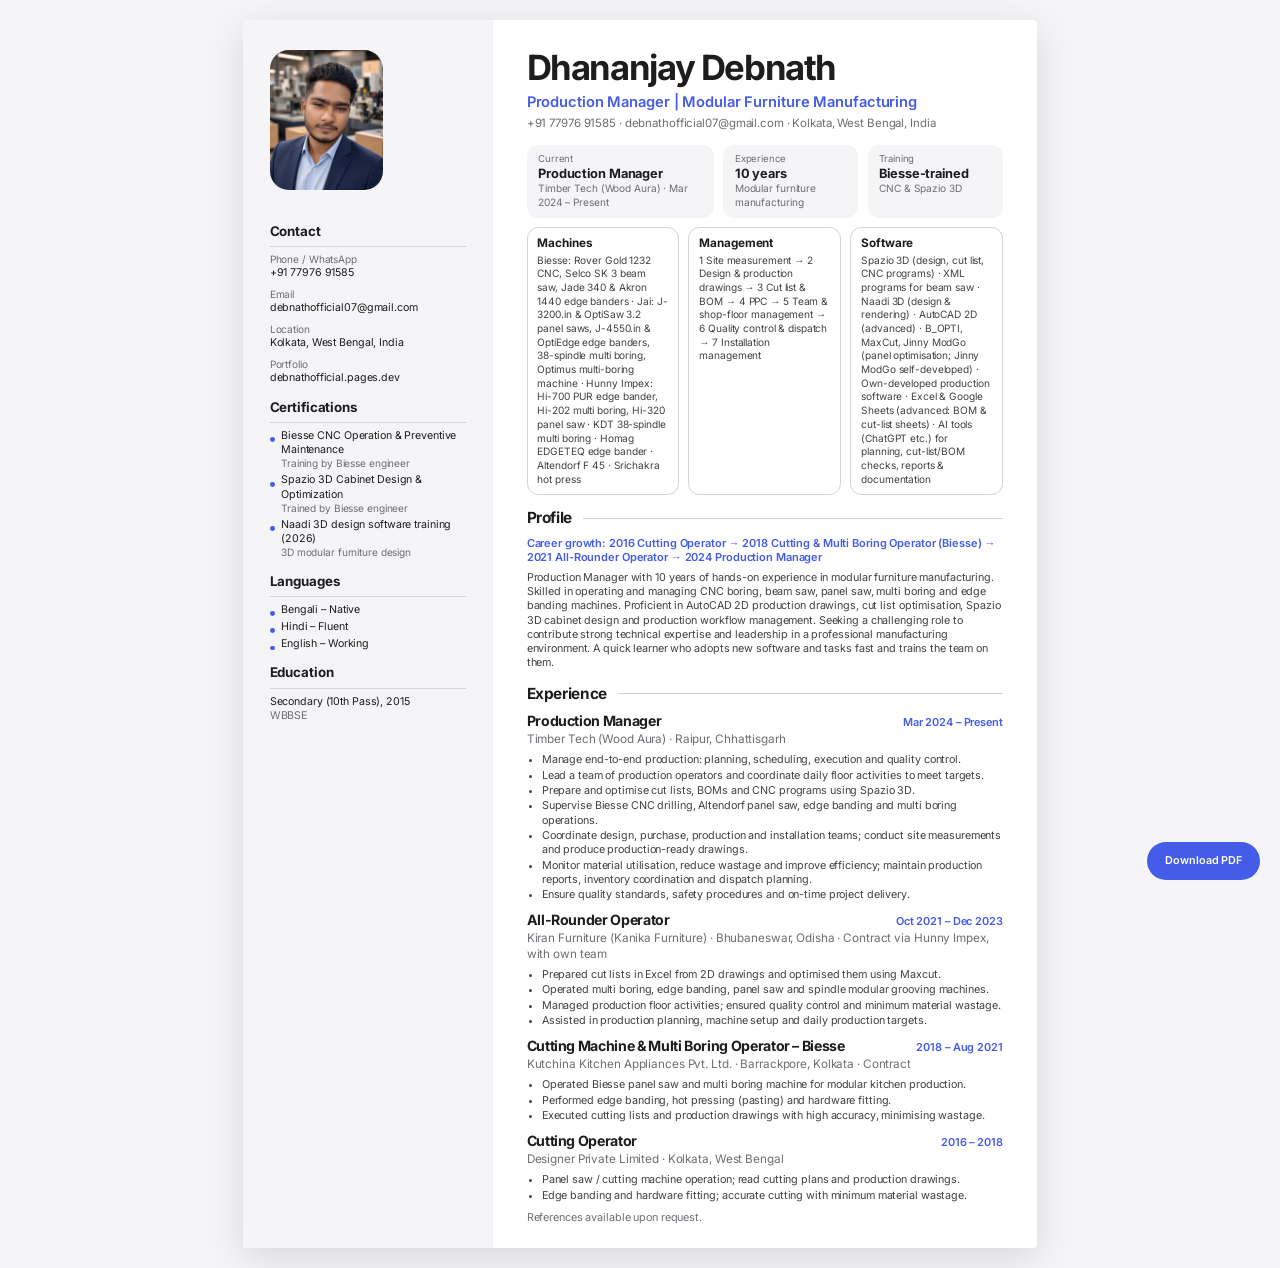
<file: resume.html>
<!doctype html><html lang="en"><head><meta charset="utf-8"><meta name="viewport" content="width=device-width,initial-scale=1">
<title>Resume – Dhananjay Debnath | Production Manager</title>
<meta name="description" content="Resume / CV of Dhananjay (Sanu) Debnath, Production Manager – modular furniture, modular kitchen and wardrobe production, Biesse CNC, Spazio 3D. Kolkata, India.">
<meta property="og:type" content="profile"><meta property="og:title" content="Resume – Dhananjay Debnath | Production Manager"><meta property="og:url" content="https://debnathofficial.pages.dev/resume.html"><meta property="og:image" content="https://debnathofficial.pages.dev/assets/img/og-dhananjay-debnath.jpg"><meta name="twitter:card" content="summary_large_image"><meta name="author" content="Dhananjay Debnath">
<link rel="canonical" href="https://debnathofficial.pages.dev/resume.html"><link rel="icon" href="favicon.svg" type="image/svg+xml"><meta name="theme-color" content="#ffffff">
<style>
@font-face{font-family:Inter;src:url(assets/fonts/inter.woff2) format("woff2");font-weight:300 700}
@page{size:A4;margin:0}
*{box-sizing:border-box;margin:0;padding:0}
body{background:#f5f5f7;font:400 8.1pt/1.32 -apple-system,BlinkMacSystemFont,"SF Pro Text",Inter,sans-serif;letter-spacing:-.01em;color:#1d1d1f;-webkit-print-color-adjust:exact;print-color-adjust:exact}
.page{width:210mm;min-height:297mm;margin:20px auto;background:#fff;display:grid;grid-template-columns:66mm 1fr;box-shadow:0 10px 40px rgba(0,0,0,.12);border-radius:4px}
aside{background:#f5f5f7;color:#1d1d1f;padding:8mm 7mm 6mm}
aside img{width:30mm;height:37mm;object-fit:cover;border-radius:5mm;margin:0 auto 4mm}
h1,h2,h3{font-family:-apple-system,BlinkMacSystemFont,"SF Pro Display",Inter,sans-serif;font-weight:700;letter-spacing:-.025em}
aside h2{font-size:10.5pt;color:#1d1d1f;letter-spacing:-.01em;margin:3.5mm 0 1.6mm;padding-bottom:1.5mm;border-bottom:1px solid #d2d2d7;font-family:inherit;font-weight:700;font-size:10pt}
aside p,aside li{font-size:8pt;color:#1d1d1f}
aside ul{list-style:none}aside li{margin:.8mm 0;padding-left:3mm;position:relative}aside li:before{content:"";position:absolute;left:0;top:2.2mm;width:1.3mm;height:1.3mm;background:#455CE9;border-radius:50%}
aside small{color:#6e6e73;display:block;font-size:7.6pt}
.ct p{margin-bottom:2mm;word-break:break-word}
main{padding:8mm 9mm 6mm}
header h1{font-size:26pt;line-height:1.02;color:#1d1d1f;letter-spacing:-.04em}
header .t{color:#455CE9;font-weight:600;font-size:11pt;margin-top:2mm}
header .s{color:#6e6e73;font-size:8.6pt;margin-top:1mm}
main h2{font-size:11.5pt;color:#1d1d1f;margin:3.5mm 0 2mm;display:flex;align-items:center;gap:3mm}
main h2:after{content:"";flex:1;height:1px;background:#d2d2d7}
.obj{color:#424245}
.job{margin-bottom:2.2mm;break-inside:avoid}
.job .h{display:flex;justify-content:space-between;gap:4mm;align-items:baseline}
.job h3{font-size:10.6pt;color:#1d1d1f}.job .d{font-size:8.2pt;color:#455CE9;font-weight:600;white-space:nowrap}
.job .co{font-size:8.8pt;color:#6e6e73;margin:.5mm 0 1.5mm}
.job ul{margin-left:4mm}.job li{margin:.3mm 0;color:#424245}
.btn{position:fixed;right:20px;bottom:20px;background:#455CE9;color:#fff;padding:12px 18px;border-radius:30px;font-weight:600;text-decoration:none;font-family:Inter}
@media print{@page{margin:10mm 0}@page:first{margin-top:0}body{background:#fff}.page{min-height:0;border-radius:0}.job,.co,.kf,.ksg,.cgr{break-inside:avoid;page-break-inside:avoid}h2,h3,.h{break-after:avoid}.page{margin:0;box-shadow:none}.btn{display:none}}
@media screen and (max-width:820px){.page{width:auto;margin:0;grid-template-columns:1fr}}
.kf{display:grid;grid-template-columns:1.25fr .9fr .9fr;gap:2.5mm;margin-top:3.5mm}.kf div{background:#f5f5f7;border-radius:3mm;padding:2.2mm 3mm}.kf small{display:block;color:#6e6e73;font-size:7.2pt}.kf b{display:block;font-size:9.6pt}.kf span{display:block;color:#6e6e73;font-size:7.6pt}.ks{margin-top:2.5mm;font-size:8.4pt;color:#424245}.ks b{color:#1d1d1f}
.ksg{display:grid;grid-template-columns:repeat(3,1fr);gap:2.5mm;margin-top:2.5mm}.ksg div{border:1px solid #d2d2d7;border-radius:3mm;padding:2mm 2.6mm;font-size:7.6pt;color:#424245;line-height:1.35}.ksg b{display:block;color:#1d1d1f;font-size:8.8pt;margin-bottom:.6mm}
</style></head><body>
<div class="page">
<aside>
<img src="assets/img/dd-480.webp" alt="Dhananjay Debnath" width="480" height="600">
<h2>Contact</h2><div class="ct">
<p><small>Phone / WhatsApp</small>+91 77976 91585</p>
<p><small>Email</small>debnathofficial07@gmail.com</p>
<p><small>Location</small>Kolkata, West Bengal, India</p>
<p><small>Portfolio</small>debnathofficial.pages.dev</p></div>
<h2>Certifications</h2><ul><li>Biesse CNC Operation & Preventive Maintenance<small>Training by Biesse engineer</small></li><li>Spazio 3D Cabinet Design & Optimization<small>Trained by Biesse engineer</small></li><li>Naadi 3D design software training (2026)<small>3D modular furniture design</small></li></ul><h2>Languages</h2><ul><li>Bengali – Native</li><li>Hindi – Fluent</li><li>English – Working</li></ul>
<h2>Education</h2><p>Secondary (10th Pass), 2015<br><span style="color:#6e6e73">WBBSE</span></p>
</aside>
<main>
<header><h1>Dhananjay Debnath</h1><p class="t">Production Manager | Modular Furniture Manufacturing</p><p class="s">+91 77976 91585 · debnathofficial07@gmail.com · Kolkata, West Bengal, India</p></header>
<div class="kf"><div><small>Current</small><b>Production Manager</b><span>Timber Tech (Wood Aura) · Mar 2024 – Present</span></div><div><small>Experience</small><b>10 years</b><span>Modular furniture manufacturing</span></div><div><small>Training</small><b>Biesse-trained</b><span>CNC &amp; Spazio 3D</span></div></div>
<div class="ksg"><div><b>Machines</b>Biesse: Rover Gold 1232 CNC, Selco SK 3 beam saw, Jade 340 &amp; Akron 1440 edge banders · Jai: J-3200.in &amp; OptiSaw 3.2 panel saws, J-4550.in &amp; OptiEdge edge banders, 38-spindle multi boring, Optimus multi-boring machine · Hunny Impex: Hi-700 PUR edge bander, Hi-202 multi boring, Hi-320 panel saw · KDT 38-spindle multi boring · Homag EDGETEQ edge bander · Altendorf F 45 · Srichakra hot press</div><div><b>Management</b>1 Site measurement → 2 Design &amp; production drawings → 3 Cut list &amp; BOM → 4 PPC → 5 Team &amp; shop-floor management → 6 Quality control &amp; dispatch → 7 Installation management</div><div><b>Software</b>Spazio 3D (design, cut list, CNC programs) · XML programs for beam saw · Naadi 3D (design &amp; rendering) · AutoCAD 2D (advanced) · B_OPTI, MaxCut, Jinny ModGo (panel optimisation; Jinny ModGo self-developed) · Own-developed production software · Excel &amp; Google Sheets (advanced: BOM &amp; cut-list sheets) · AI tools (ChatGPT etc.) for planning, cut-list/BOM checks, reports &amp; documentation</div></div>
<h2>Profile</h2><p class="cgr" style="font-size:11px;margin:0 0 6px;color:#455CE9;font-weight:600">Career growth: 2016 Cutting Operator → 2018 Cutting &amp; Multi Boring Operator (Biesse) → 2021 All-Rounder Operator → 2024 Production Manager</p>
<p class="obj">Production Manager with 10 years of hands-on experience in modular furniture manufacturing. Skilled in operating and managing CNC boring, beam saw, panel saw, multi boring and edge banding machines. Proficient in AutoCAD 2D production drawings, cut list optimisation, Spazio 3D cabinet design and production workflow management. Seeking a challenging role to contribute strong technical expertise and leadership in a professional manufacturing environment. A quick learner who adopts new software and tasks fast and trains the team on them.</p>
<h2>Experience</h2>
<div class="job"><div class="h"><h3>Production Manager</h3><span class="d">Mar 2024 – Present</span></div><p class="co">Timber Tech (Wood Aura) · Raipur, Chhattisgarh</p><ul>
<li>Manage end-to-end production: planning, scheduling, execution and quality control.</li>
<li>Lead a team of production operators and coordinate daily floor activities to meet targets.</li>
<li>Prepare and optimise cut lists, BOMs and CNC programs using Spazio 3D.</li>
<li>Supervise Biesse CNC drilling, Altendorf panel saw, edge banding and multi boring operations.</li>
<li>Coordinate design, purchase, production and installation teams; conduct site measurements and produce production-ready drawings.</li>
<li>Monitor material utilisation, reduce wastage and improve efficiency; maintain production reports, inventory coordination and dispatch planning.</li>
<li>Ensure quality standards, safety procedures and on-time project delivery.</li></ul></div>
<div class="job"><div class="h"><h3>All-Rounder Operator</h3><span class="d">Oct 2021 – Dec 2023</span></div><p class="co">Kiran Furniture (Kanika Furniture) · Bhubaneswar, Odisha · Contract via Hunny Impex, with own team</p><ul>
<li>Prepared cut lists in Excel from 2D drawings and optimised them using Maxcut.</li>
<li>Operated multi boring, edge banding, panel saw and spindle modular grooving machines.</li>
<li>Managed production floor activities; ensured quality control and minimum material wastage.</li>
<li>Assisted in production planning, machine setup and daily production targets.</li></ul></div>
<div class="job"><div class="h"><h3>Cutting Machine & Multi Boring Operator – Biesse</h3><span class="d">2018 – Aug 2021</span></div><p class="co">Kutchina Kitchen Appliances Pvt. Ltd. · Barrackpore, Kolkata · Contract</p><ul>
<li>Operated Biesse panel saw and multi boring machine for modular kitchen production.</li>
<li>Performed edge banding, hot pressing (pasting) and hardware fitting.</li>
<li>Executed cutting lists and production drawings with high accuracy, minimising wastage.</li></ul></div>
<div class="job"><div class="h"><h3>Cutting Operator</h3><span class="d">2016 – 2018</span></div><p class="co">Designer Private Limited · Kolkata, West Bengal</p><ul>
<li>Panel saw / cutting machine operation; read cutting plans and production drawings.</li>
<li>Edge banding and hardware fitting; accurate cutting with minimum material wastage.</li></ul></div>
<p class="co" style="color:#6e6e73">References available upon request.</p>
</main></div>
<a class="btn" href="resume.pdf" download>Download PDF</a>
</body></html>
</file>
